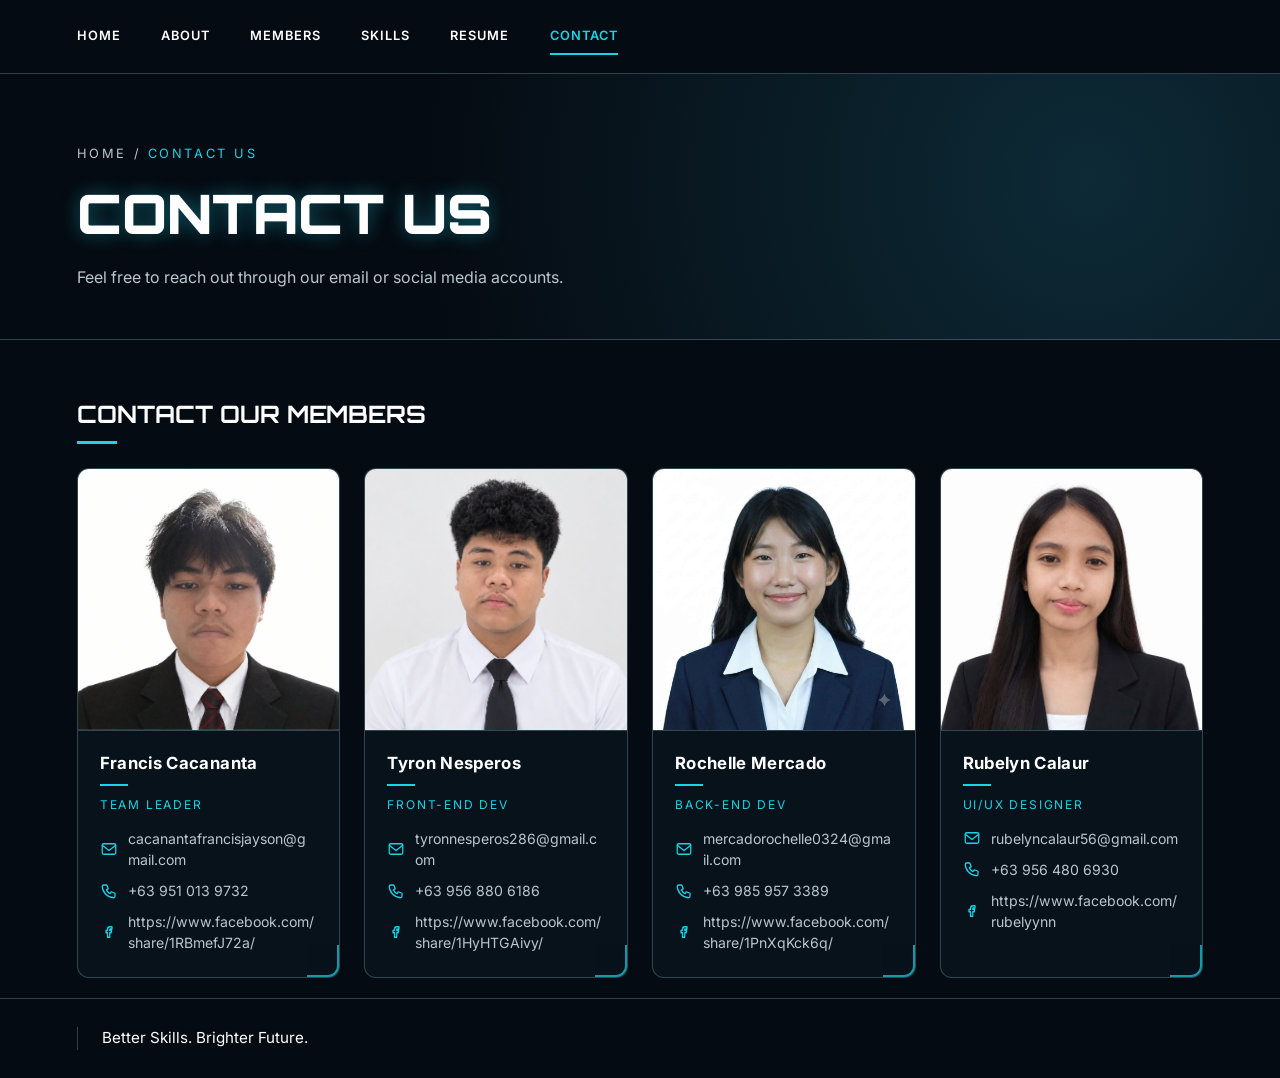
<file: contact.html>
<!DOCTYPE html>
<html lang="en">
<head>
  <meta charset="UTF-8">
  <meta name="viewport" content="width=device-width, initial-scale=1">
  <title>Contact</title>
  <link rel="preconnect" href="https://fonts.googleapis.com">
  <link href="https://fonts.googleapis.com/css2?family=Inter:wght@400;500;600&family=Orbitron:wght@700;900&display=swap" rel="stylesheet">
  <link rel="stylesheet" href="con.css">
</head>
<body>

  <!-- ============ PART 1: HEADER (same on every page) ============ -->
  <header class="site-header">

    <input type="checkbox" id="menu-toggle" class="menu-toggle">
    <label for="menu-toggle" class="menu-btn" aria-label="Toggle menu">&#9776;</label>
    <nav class="nav" id="nav">
      <a href="index.html">Home</a>
      <a href="about.html">About</a>
      <a href="members.html">Members</a>
      <a href="skills.html">Skills</a>
      <a href="resume.html">Resume</a>
      <a class="active" href="contact.html">Contact</a>
    </nav>
  </header>

  <main>

    <!-- ============ PART 2: PAGE BANNER ============ -->
    <section class="page-banner">
      <p class="crumbs">HOME / <span>CONTACT US</span></p>
      <h1>CONTACT US</h1>
      <p class="banner-desc">Feel free to reach out through our email or social media accounts.</p>
    </section>

    <!-- ============ PART 3: TEAM CONTACTS (photo on top, contacts under the photo) ============ -->
    <section class="section">
      <h2 class="section-title">CONTACT OUR MEMBERS</h2>
      <div class="team-grid">

        <!-- PERSON: Member One (copy this whole block to add a member) -->
        <div class="card person">
          <!-- Photo: save the picture as images/member1.jpg (square pictures look best) -->
          <div class="photo" data-initials="MO">
            <div class="photo-img" style="background-image: url(nigk.jpg)"></div>
          </div>
          <div class="person-body">
            <h3>Francis Cacananta</h3>
            <p class="role">TEAM LEADER</p>
            <ul class="contact-list">
              <li><svg viewBox="0 0 24 24"><rect x="3" y="5" width="18" height="14" rx="2"/><path d="M3 7l9 7 9-7"/></svg><a href="mailto:member1@email.com">cacanantafrancisjayson@gmail.com</a></li>
              <li><svg viewBox="0 0 24 24"><path d="M5 4h4l2 5-2.5 1.5a11 11 0 0 0 5 5L15 13l5 2v4a2 2 0 0 1-2 2A16 16 0 0 1 3 6a2 2 0 0 1 2-2z"/></svg><a href="tel:+639000000000">+63 951 013 9732</a></li>
              <li><svg viewBox="0 0 24 24"><path d="M14 8h2V5h-2.5C11 5 10 6.5 10 8.5V10H8v3h2v6h3v-6h2l.5-3H13V8.7c0-.5.2-.7 1-.7z"/></svg><a href="https://facebook.com/">https://www.facebook.com/share/1RBmefJ72a/</a></li>
            </ul>
          </div>
        </div>

        <!-- PERSON: Member Two (copy this whole block to add a member) -->
        <div class="card person">
          <!-- Photo: save the picture as images/member2.jpg (square pictures look best) -->
          <div class="photo" data-initials="MT">
            <div class="photo-img" style="background-image: url(tyron.jpg)"></div>
          </div>
          <div class="person-body">
            <h3>Tyron Nesperos</h3>
            <p class="role">FRONT-END DEV</p>
            <ul class="contact-list">
              <li><svg viewBox="0 0 24 24"><rect x="3" y="5" width="18" height="14" rx="2"/><path d="M3 7l9 7 9-7"/></svg><a href="mailto:member2@email.com">tyronnesperos286@gmail.com</a></li>
              <li><svg viewBox="0 0 24 24"><path d="M5 4h4l2 5-2.5 1.5a11 11 0 0 0 5 5L15 13l5 2v4a2 2 0 0 1-2 2A16 16 0 0 1 3 6a2 2 0 0 1 2-2z"/></svg><a href="tel:+639000000000">+63 956 880 6186</a></li>
              <li><svg viewBox="0 0 24 24"><path d="M14 8h2V5h-2.5C11 5 10 6.5 10 8.5V10H8v3h2v6h3v-6h2l.5-3H13V8.7c0-.5.2-.7 1-.7z"/></svg><a href="https://facebook.com/">https://www.facebook.com/share/1HyHTGAivy/</a></li>
            </ul>
          </div>
        </div>

        <!-- PERSON: Member Three (copy this whole block to add a member) -->
        <div class="card person">
          <!-- Photo: save the picture as images/member3.jpg (square pictures look best) -->
          <div class="photo" data-initials="MH">
            <div class="photo-img" style="background-image: url(ROCHELLE.jpg)"></div>
          </div>
          <div class="person-body">
            <h3>Rochelle Mercado</h3>
            <p class="role">BACK-END DEV</p>
            <ul class="contact-list">
              <li><svg viewBox="0 0 24 24"><rect x="3" y="5" width="18" height="14" rx="2"/><path d="M3 7l9 7 9-7"/></svg><a href="mailto:member3@email.com">mercadorochelle0324@gmail.com</a></li>
              <li><svg viewBox="0 0 24 24"><path d="M5 4h4l2 5-2.5 1.5a11 11 0 0 0 5 5L15 13l5 2v4a2 2 0 0 1-2 2A16 16 0 0 1 3 6a2 2 0 0 1 2-2z"/></svg><a href="tel:+639000000000">+63 985 957 3389</a></li>
              <li><svg viewBox="0 0 24 24"><path d="M14 8h2V5h-2.5C11 5 10 6.5 10 8.5V10H8v3h2v6h3v-6h2l.5-3H13V8.7c0-.5.2-.7 1-.7z"/></svg><a href="https://facebook.com/">https://www.facebook.com/share/1PnXqKck6q/</a></li>
            </ul>
          </div>
        </div>

        <!-- PERSON: Member Four (copy this whole block to add a member) -->
        <div class="card person">
          <!-- Photo: save the picture as images/member4.jpg (square pictures look best) -->
          <div class="photo" data-initials="MF">
            <div class="photo-img" style="background-image: url(calaur.jpg)"></div>
          </div>
          <div class="person-body">
            <h3>Rubelyn Calaur</h3>
            <p class="role">UI/UX DESIGNER</p>
            <ul class="contact-list">
              <li><svg viewBox="0 0 24 24"><rect x="3" y="5" width="18" height="14" rx="2"/><path d="M3 7l9 7 9-7"/></svg><a href="mailto:member4@email.com">rubelyncalaur56@gmail.com</a></li>
              <li><svg viewBox="0 0 24 24"><path d="M5 4h4l2 5-2.5 1.5a11 11 0 0 0 5 5L15 13l5 2v4a2 2 0 0 1-2 2A16 16 0 0 1 3 6a2 2 0 0 1 2-2z"/></svg><a href="tel:+639000000000">+63 956 480 6930</a></li>
              <li><svg viewBox="0 0 24 24"><path d="M14 8h2V5h-2.5C11 5 10 6.5 10 8.5V10H8v3h2v6h3v-6h2l.5-3H13V8.7c0-.5.2-.7 1-.7z"/></svg><a href="https://facebook.com/">https://www.facebook.com/rubelyynn</a></li>
            </ul>
          </div>
        </div>

       
        </div>

      </div>
    </section>

  </main>

  <!-- ============ FOOTER (same on every page) ============ -->
  <footer class="site-footer">
    <div class="footer-left">

      <span class="footer-slogan">Better Skills. Brighter Future.</span>
    </div>

  </footer>

</body>
</html>
</file>
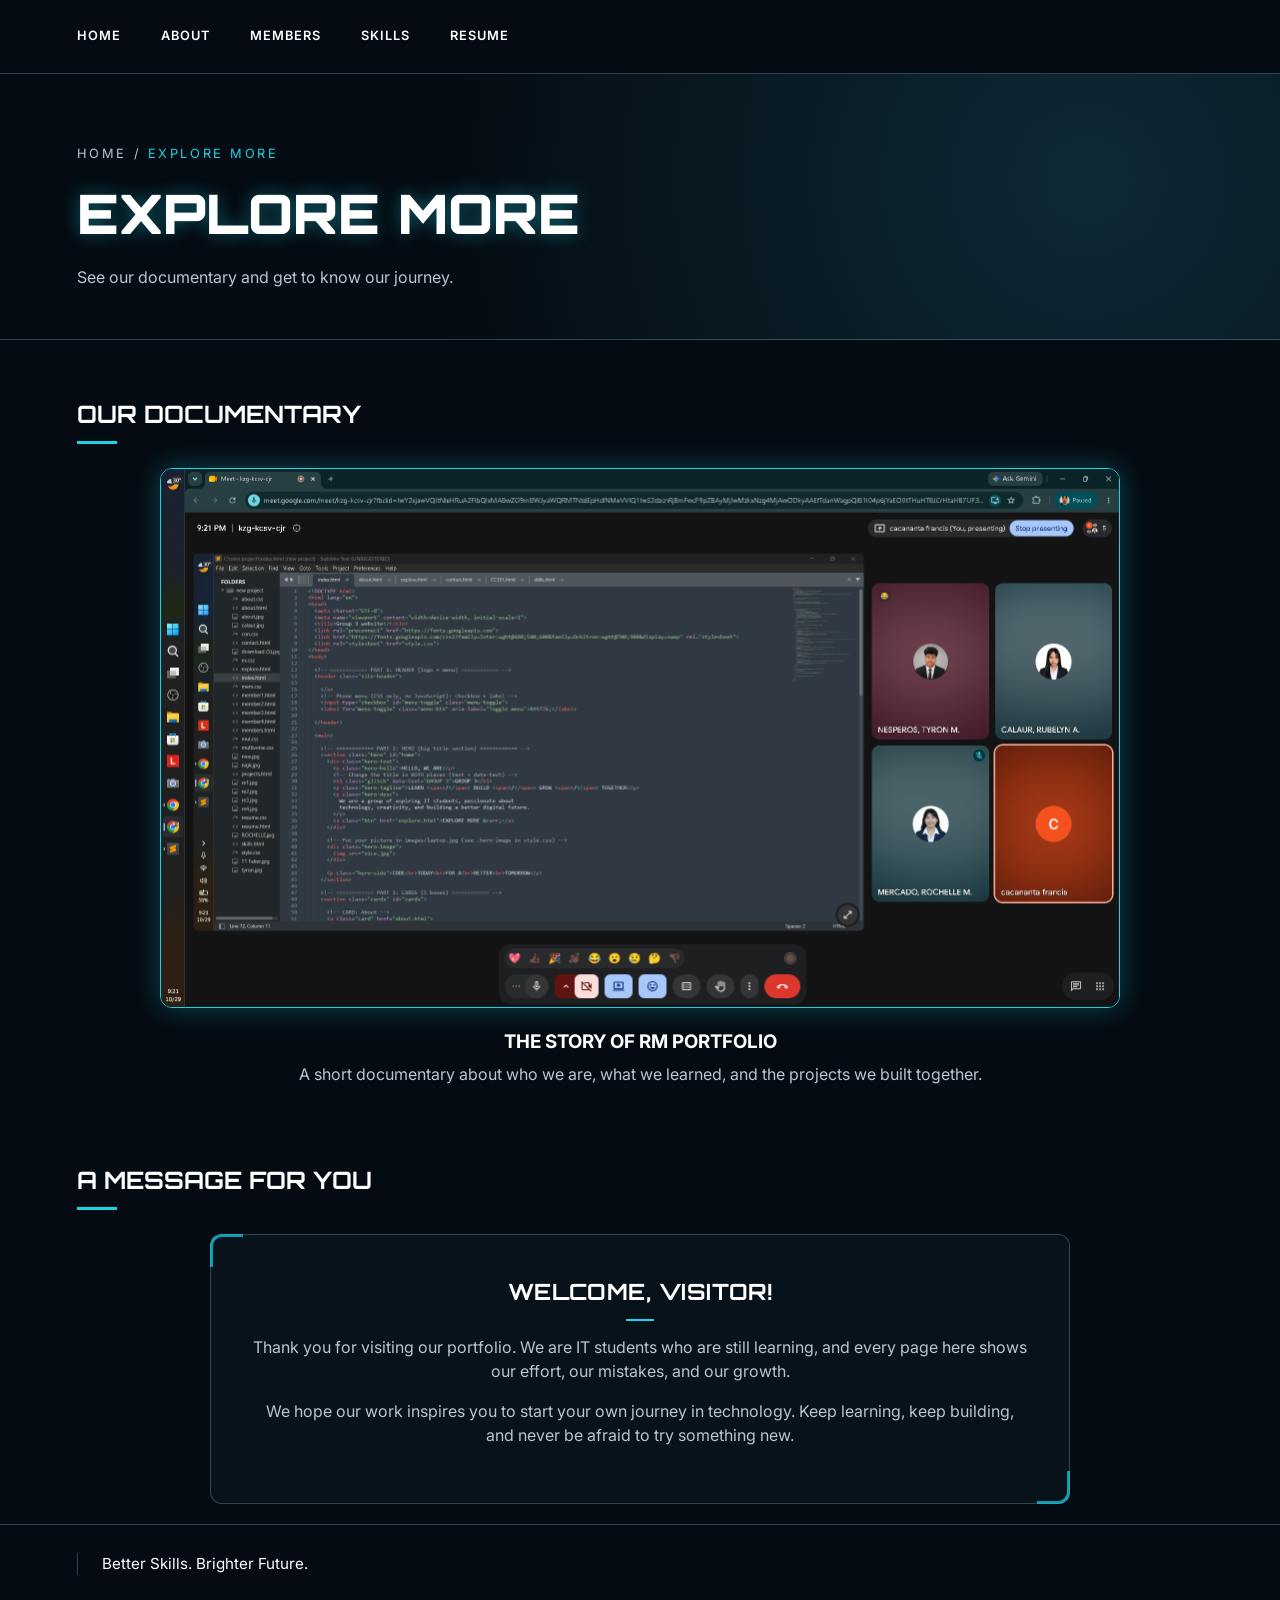
<file: explore.html>
<!DOCTYPE html>
<html lang="en">
<head>
  <meta charset="UTF-8">
  <meta name="viewport" content="width=device-width, initial-scale=1">
  <title>Explore More</title>
  <link rel="preconnect" href="https://fonts.googleapis.com">
  <link href="https://fonts.googleapis.com/css2?family=Inter:wght@400;500;600&family=Orbitron:wght@700;900&display=swap" rel="stylesheet">
  <link rel="stylesheet" href="ex.css">
</head>
<body>

  <!-- ============ PART 1: HEADER (same as the homepage) ============ -->
  <header class="site-header">

    <input type="checkbox" id="menu-toggle" class="menu-toggle">
    <label for="menu-toggle" class="menu-btn" aria-label="Toggle menu">&#9776;</label>
    <nav class="nav" id="nav">
      <a href="index.html">Home</a>
      <a href="about.html">About</a>
      <a href="members.html">Members</a>
      <a href="skills.html">Skills</a>
      <a href="resume.html">Resume</a>
      
    </nav>
  </header>

  <main>

    <!-- ============ PART 2: PAGE BANNER ============ -->
    <section class="page-banner">
      <p class="crumbs">HOME / <span>EXPLORE MORE</span></p>
      <h1>EXPLORE MORE</h1>
      <p class="banner-desc">See our documentary and get to know our journey.</p>
    </section>

    <!-- ============ PART 3: DOCUMENTARY IMAGE ============ -->
    <section class="section">
      <h2 class="section-title">OUR DOCUMENTARY</h2>

      <div class="video-frame">
        <!-- Your documentary picture: save it as images/documentary.jpg (16:9 size looks best, e.g. 1280x720) -->
        <div class="documentary-img" role="img" aria-label="Our documentary"
             style="background-image: url(doc.png)"></div>
      </div>

      <div class="video-caption">
        <h3>THE STORY OF RM PORTFOLIO</h3>
        <p>A short documentary about who we are, what we learned, and the projects we built together.</p>
      </div>
    </section>

    <!-- ============ PART 4: MESSAGE FOR VISITORS ============ -->
    <section class="section">
      <h2 class="section-title">A MESSAGE FOR YOU</h2>

      <div class="card message">
        <h3>WELCOME, VISITOR!</h3>
        <p>
          Thank you for visiting our portfolio. We are IT students who are still
          learning, and every page here shows our effort, our mistakes, and our growth.
        </p>
        <p>
          We hope our work inspires you to start your own journey in technology.
          Keep learning, keep building, and never be afraid to try something new.
        </p>

      </div>
    </section>

  </main>

  <!-- ============ PART 6: FOOTER (same as the homepage) ============ -->
  <footer class="site-footer">

      <span class="footer-slogan">Better Skills. Brighter Future.</span>
    </div>

  </footer>

</body>
</html>
</file>
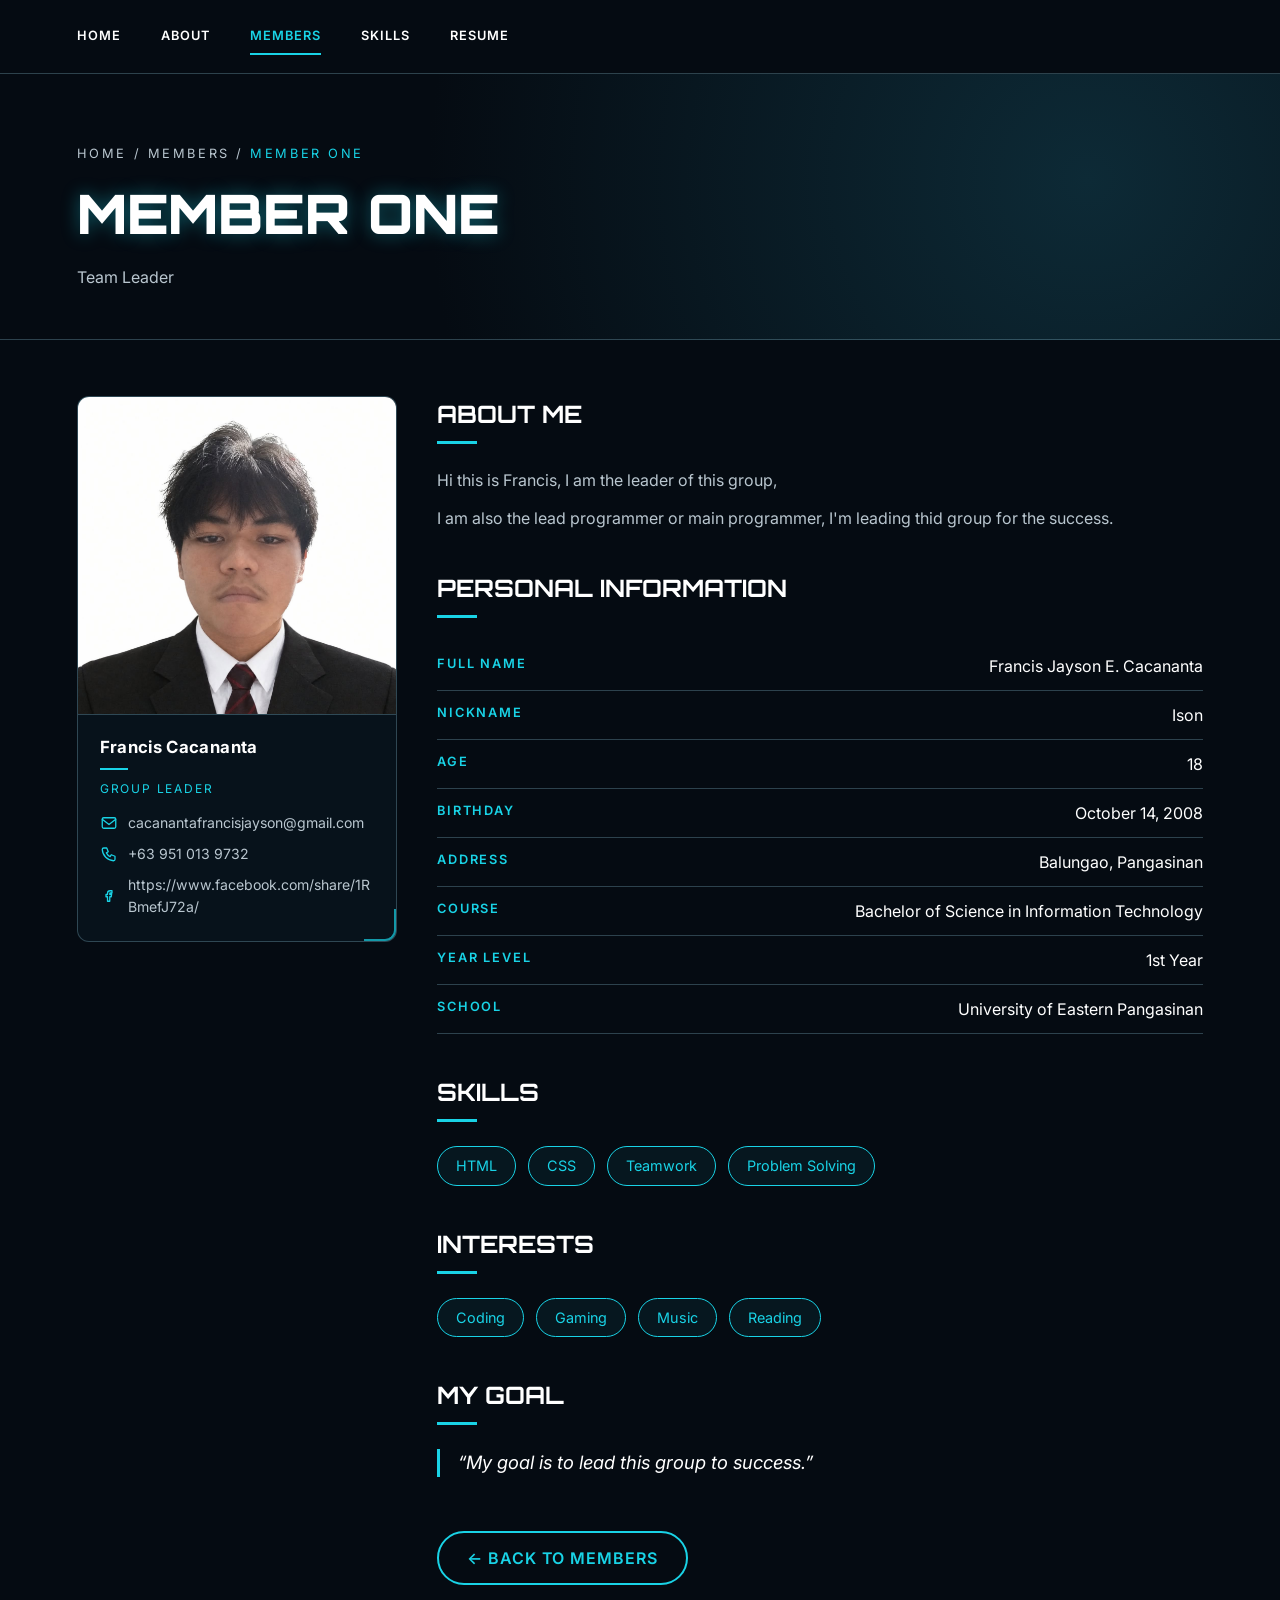
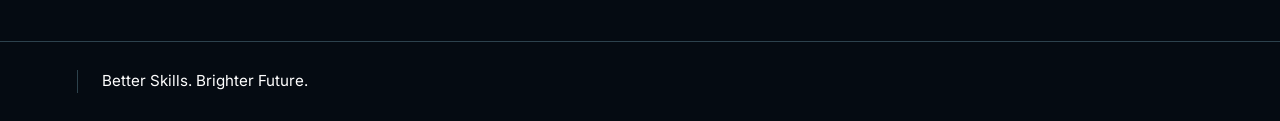
<file: member1.html>
<!DOCTYPE html>
<html lang="en">
<head>
  <meta charset="UTF-8">
  <meta name="viewport" content="width=device-width, initial-scale=1">
  <title>Member One</title>
  <link rel="preconnect" href="https://fonts.googleapis.com">
  <link href="https://fonts.googleapis.com/css2?family=Inter:wght@400;500;600&family=Orbitron:wght@700;900&display=swap" rel="stylesheet">
  <link rel="stylesheet" href="mul.css">
</head>
<body>

  <!-- ============ PART 1: HEADER (same as the homepage) ============ -->
  <header class="site-header">

    <input type="checkbox" id="menu-toggle" class="menu-toggle">
    <label for="menu-toggle" class="menu-btn" aria-label="Toggle menu">&#9776;</label>
    <nav class="nav" id="nav">
      <a href="index.html">Home</a>
      <a href="about.html">About</a>
      <a class="active" href="members.html">Members</a>
      <a href="skills.html">Skills</a>
      <a href="resume.html">Resume</a>

    </nav>
  </header>

  <main>

    <!-- ============ PART 2: PAGE BANNER (name + role) ============ -->
    <section class="page-banner">
      <p class="crumbs">HOME / MEMBERS / <span>MEMBER ONE</span></p>
      <h1>MEMBER ONE</h1>
      <p class="banner-desc">Team Leader</p>
    </section>

    <section class="section profile">

      <!-- ============ PART 3: SIDE CARD (photo + contacts) ============ -->
      <aside class="card person profile-side">
        <!-- Photo: save the picture as images/member1.jpg -->
        <div class="photo" data-initials="MO">
          <div class="photo-img" style="background-image: url(nigk.jpg)"></div>
        </div>
        <div class="person-body">
          <h3>Francis Cacananta</h3>
          <p class="role">GROUP LEADER</p>
          <ul class="contact-list">
            <li><svg viewBox="0 0 24 24"><rect x="3" y="5" width="18" height="14" rx="2"/><path d="M3 7l9 7 9-7"/></svg><a href="mailto:member1@email.com">cacanantafrancisjayson@gmail.com</a></li>
            <li><svg viewBox="0 0 24 24"><path d="M5 4h4l2 5-2.5 1.5a11 11 0 0 0 5 5L15 13l5 2v4a2 2 0 0 1-2 2A16 16 0 0 1 3 6a2 2 0 0 1 2-2z"/></svg><a href="tel:+639000000000">+63 951 013 9732</a></li>
            <li><svg viewBox="0 0 24 24"><path d="M14 8h2V5h-2.5C11 5 10 6.5 10 8.5V10H8v3h2v6h3v-6h2l.5-3H13V8.7c0-.5.2-.7 1-.7z"/></svg><a href="https://facebook.com/">https://www.facebook.com/share/1RBmefJ72a/</a></li>
          </ul>
        </div>
      </aside>

      <div class="profile-main">

        <!-- ============ PART 4: ABOUT ME ============ -->
        <h2 class="section-title">ABOUT ME</h2>
        <p>
          Hi this is Francis, I am the leader of this group,
        </p>
        <p>
           I am also the lead programmer or main programmer, I'm leading thid group for the success.
        </p>

        <!-- ============ PART 5: PERSONAL INFORMATION (edit the right side) ============ -->
        <h2 class="section-title">PERSONAL INFORMATION</h2>
        <dl class="info-list">
          <div><dt>FULL NAME</dt><dd>Francis Jayson E. Cacananta</dd></div>
          <div><dt>NICKNAME</dt><dd>Ison</dd></div>
          <div><dt>AGE</dt><dd>18</dd></div>
          <div><dt>BIRTHDAY</dt><dd>October 14, 2008</dd></div>
          <div><dt>ADDRESS</dt><dd>Balungao, Pangasinan</dd></div>
          <div><dt>COURSE</dt><dd>Bachelor of Science in Information Technology</dd></div>
          <div><dt>YEAR LEVEL</dt><dd>1st Year</dd></div>
          <div><dt>SCHOOL</dt><dd>University of Eastern Pangasinan</dd></div>
        </dl>

        <!-- ============ PART 6: SKILLS ============ -->
        <h2 class="section-title">SKILLS</h2>
        <div class="chips">
          <span class="chip">HTML</span>
          <span class="chip">CSS</span>
          <span class="chip">Teamwork</span>
          <span class="chip">Problem Solving</span>
        </div>

        <!-- ============ PART 7: INTERESTS ============ -->
        <h2 class="section-title">INTERESTS</h2>
        <div class="chips">
          <span class="chip">Coding</span>
          <span class="chip">Gaming</span>
          <span class="chip">Music</span>
          <span class="chip">Reading</span>
        </div>

        <!-- ============ PART 8: MY GOAL ============ -->
        <h2 class="section-title">MY GOAL</h2>
        <p class="goal">&ldquo;My goal is to lead this group to success.&rdquo;</p>

        <a class="btn" href="members.html">&larr; BACK TO MEMBERS</a>
      </div>

    </section>

  </main>

  <!-- ============ PART 6: FOOTER (same as the homepage) ============ -->
  <footer class="site-footer">
    <div class="footer-left">

      <span class="footer-slogan">Better Skills. Brighter Future.</span>
    </div>

  </footer>

</body>
</html>
</file>
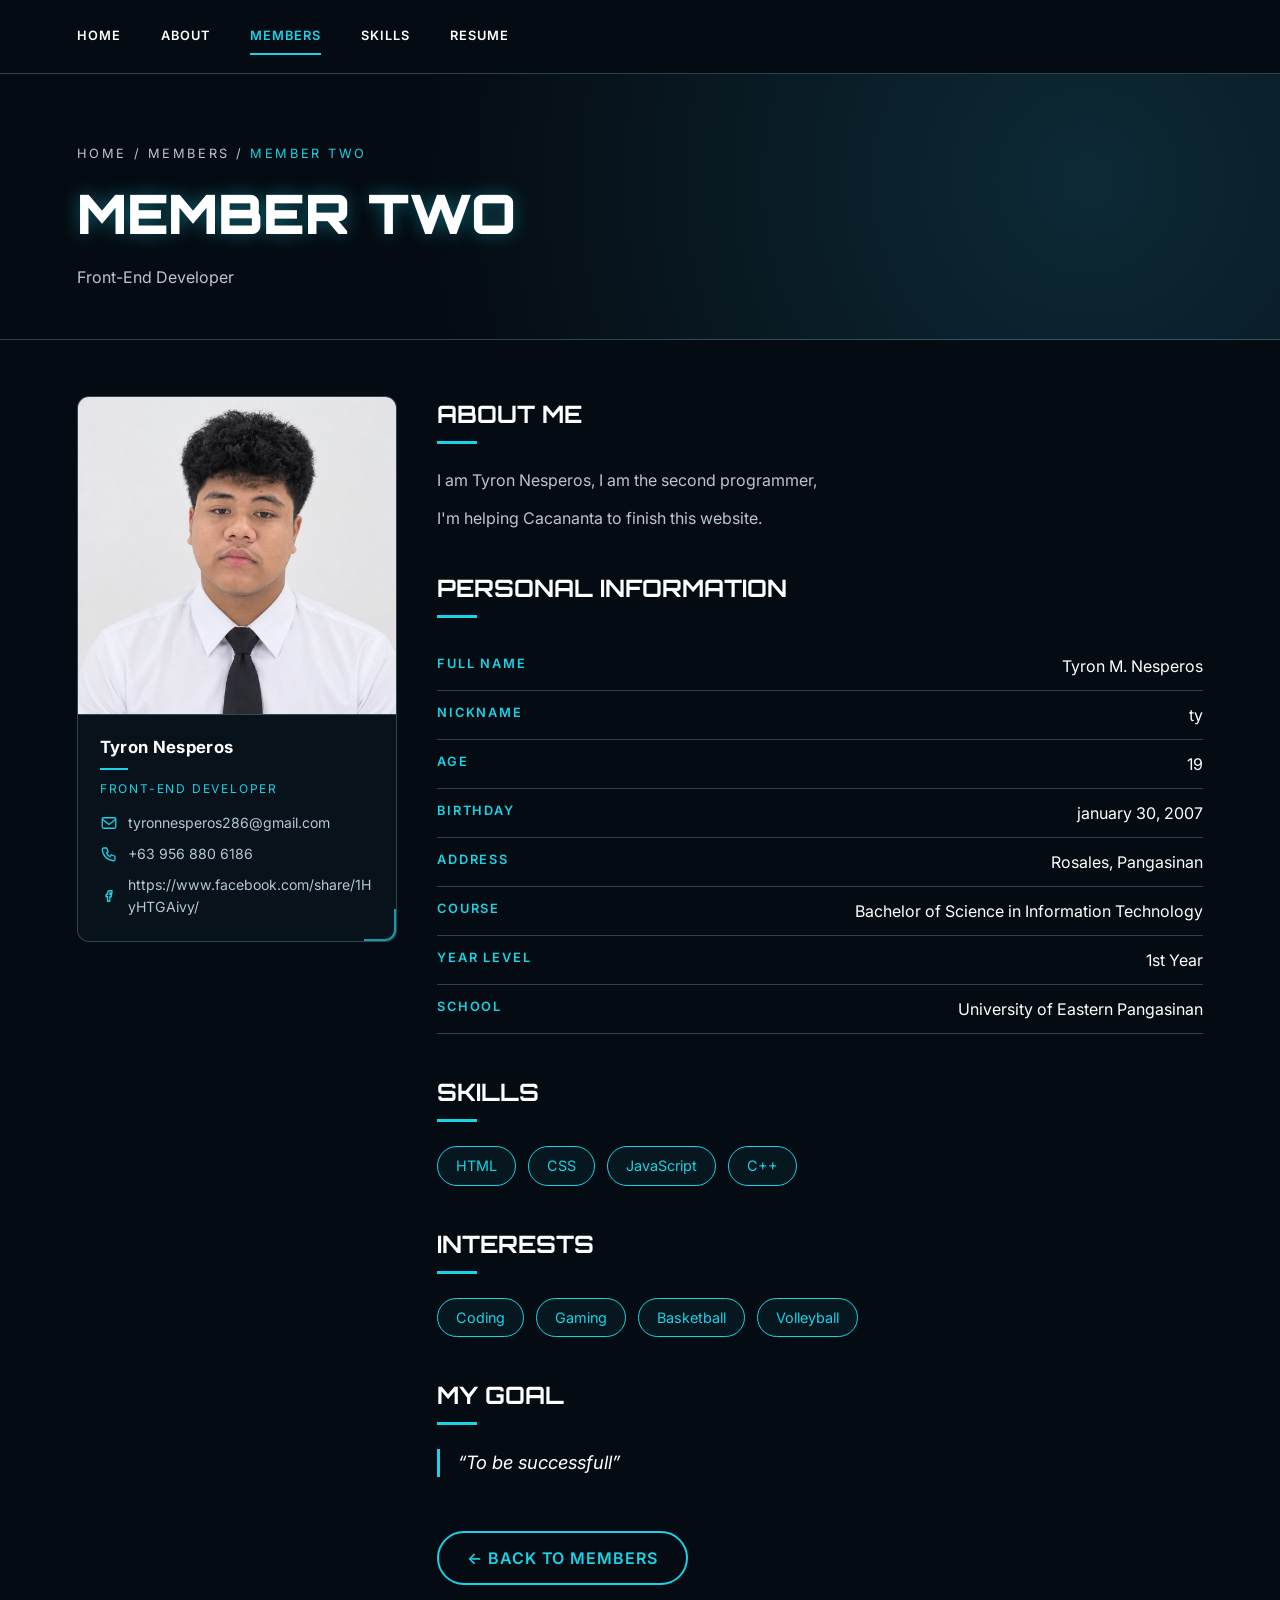
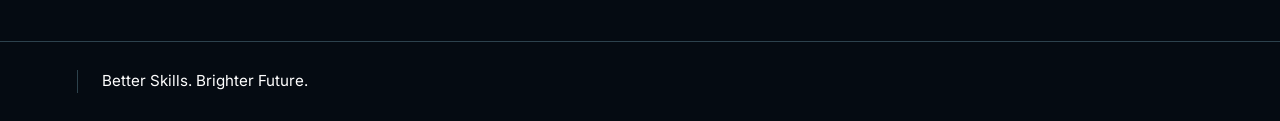
<file: member2.html>
<!DOCTYPE html>
<html lang="en">
<head>
  <meta charset="UTF-8">
  <meta name="viewport" content="width=device-width, initial-scale=1">
  <title>Member Two</title>
  <link rel="preconnect" href="https://fonts.googleapis.com">
  <link href="https://fonts.googleapis.com/css2?family=Inter:wght@400;500;600&family=Orbitron:wght@700;900&display=swap" rel="stylesheet">
  <link rel="stylesheet" href="mul.css">
</head>
<body>

  <!-- ============ PART 1: HEADER (same as the homepage) ============ -->
  <header class="site-header">

    <input type="checkbox" id="menu-toggle" class="menu-toggle">
    <label for="menu-toggle" class="menu-btn" aria-label="Toggle menu">&#9776;</label>
    <nav class="nav" id="nav">
      <a href="index.html">Home</a>
      <a href="about.html">About</a>
      <a class="active" href="members.html">Members</a>
      <a href="skills.html">Skills</a>
      <a href="resume.html">Resume</a>

    </nav>
  </header>

  <main>

    <!-- ============ PART 2: PAGE BANNER (name + role) ============ -->
    <section class="page-banner">
      <p class="crumbs">HOME / MEMBERS / <span>MEMBER TWO</span></p>
      <h1>MEMBER TWO</h1>
      <p class="banner-desc">Front-End Developer</p>
    </section>

    <section class="section profile">

      <!-- ============ PART 3: SIDE CARD (photo + contacts) ============ -->
      <aside class="card person profile-side">
        <!-- Photo: save the picture as images/member2.jpg -->
        <div class="photo" data-initials="MT">
          <div class="photo-img" style="background-image: url(tyron.jpg)"></div>
        </div>
        <div class="person-body">
          <h3>Tyron Nesperos</h3>
          <p class="role">FRONT-END DEVELOPER</p>
          <ul class="contact-list">
            <li><svg viewBox="0 0 24 24"><rect x="3" y="5" width="18" height="14" rx="2"/><path d="M3 7l9 7 9-7"/></svg><a href="mailto:member2@email.com">tyronnesperos286@gmail.com</a></li>
            <li><svg viewBox="0 0 24 24"><path d="M5 4h4l2 5-2.5 1.5a11 11 0 0 0 5 5L15 13l5 2v4a2 2 0 0 1-2 2A16 16 0 0 1 3 6a2 2 0 0 1 2-2z"/></svg><a href="tel:+639000000000">+63 956 880 6186</a></li>
            <li><svg viewBox="0 0 24 24"><path d="M14 8h2V5h-2.5C11 5 10 6.5 10 8.5V10H8v3h2v6h3v-6h2l.5-3H13V8.7c0-.5.2-.7 1-.7z"/></svg><a href="https://facebook.com/">https://www.facebook.com/share/1HyHTGAivy/</a></li>
          </ul>
        </div>
      </aside>

      <div class="profile-main">

        <!-- ============ PART 4: ABOUT ME ============ -->
        <h2 class="section-title">ABOUT ME</h2>
        <p>
          I am Tyron Nesperos, I am the second programmer,
        </p>
        <p>
          I'm helping Cacananta to finish this website.

        <!-- ============ PART 5: PERSONAL INFORMATION (edit the right side) ============ -->
        <h2 class="section-title">PERSONAL INFORMATION</h2>
        <dl class="info-list">
          <div><dt>FULL NAME</dt><dd>Tyron M. Nesperos</dd></div>
          <div><dt>NICKNAME</dt><dd>ty</dd></div>
          <div><dt>AGE</dt><dd>19</dd></div>
          <div><dt>BIRTHDAY</dt><dd>january 30, 2007</dd></div>
          <div><dt>ADDRESS</dt><dd>Rosales, Pangasinan</dd></div>
          <div><dt>COURSE</dt><dd>Bachelor of Science in Information Technology</dd></div>
          <div><dt>YEAR LEVEL</dt><dd>1st Year</dd></div>
          <div><dt>SCHOOL</dt><dd>University of Eastern Pangasinan</dd></div>
        </dl>

        <!-- ============ PART 6: SKILLS ============ -->
        <h2 class="section-title">SKILLS</h2>
        <div class="chips">
          <span class="chip">HTML</span>
          <span class="chip">CSS</span>
          <span class="chip">JavaScript</span>
          <span class="chip">C++</span>
        </div>

        <!-- ============ PART 7: INTERESTS ============ -->
        <h2 class="section-title">INTERESTS</h2>
        <div class="chips">
          <span class="chip">Coding</span>
          <span class="chip">Gaming</span>
          <span class="chip">Basketball</span>
          <span class="chip">Volleyball</span>
        </div>

        <!-- ============ PART 8: MY GOAL ============ -->
        <h2 class="section-title">MY GOAL</h2>
        <p class="goal">&ldquo;To be successfull&rdquo;</p>

        <a class="btn" href="members.html">&larr; BACK TO MEMBERS</a>
      </div>

    </section>

  </main>

  <!-- ============ PART 6: FOOTER (same as the homepage) ============ -->
  <footer class="site-footer">
    <div class="footer-left">

      <span class="footer-slogan">Better Skills. Brighter Future.</span>
    </div>

  </footer>

</body>
</html>
</file>
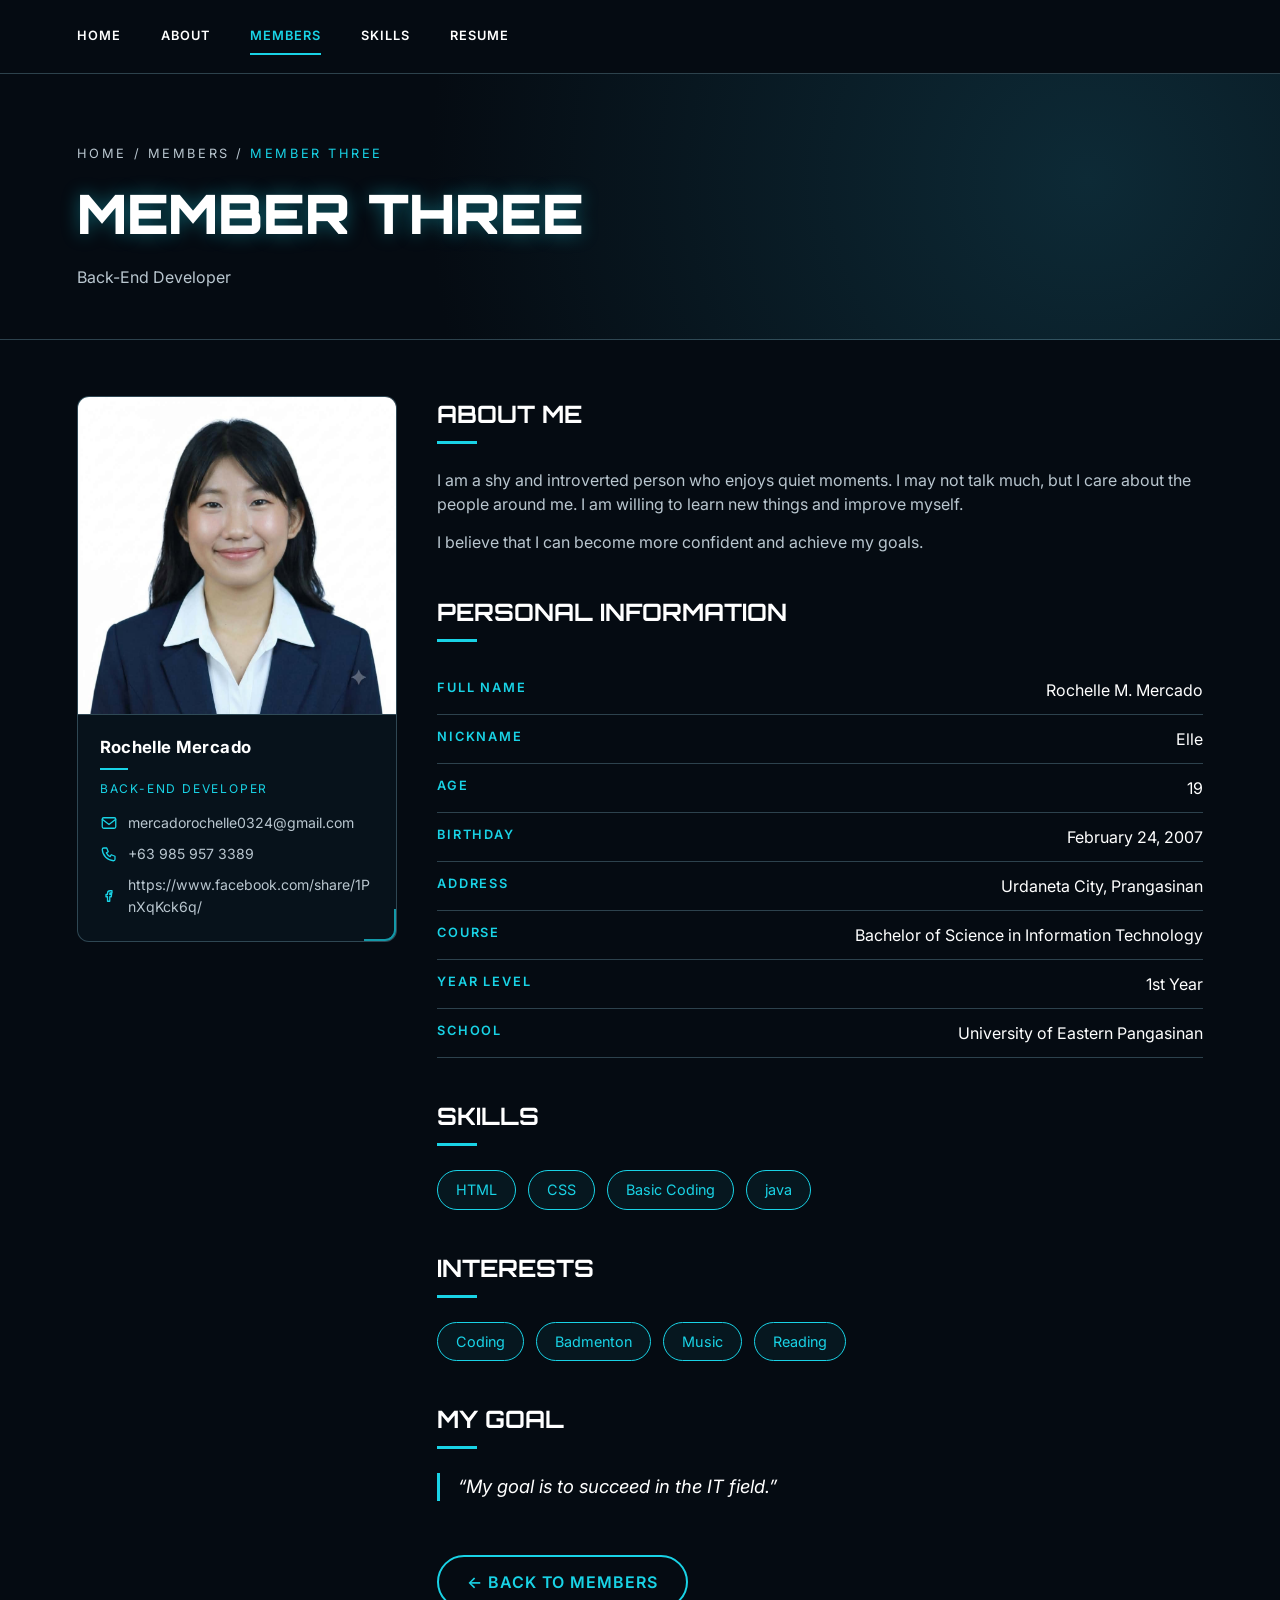
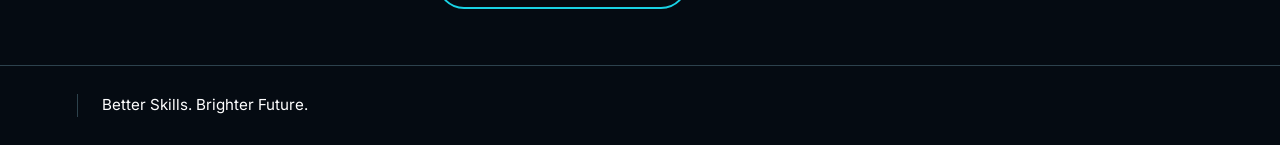
<file: member3.html>
<!DOCTYPE html>
<html lang="en">
<head>
  <meta charset="UTF-8">
  <meta name="viewport" content="width=device-width, initial-scale=1">
  <title>Member Three</title>
  <link rel="preconnect" href="https://fonts.googleapis.com">
  <link href="https://fonts.googleapis.com/css2?family=Inter:wght@400;500;600&family=Orbitron:wght@700;900&display=swap" rel="stylesheet">
  <link rel="stylesheet" href="mul.css">
</head>
<body>

  <!-- ============ PART 1: HEADER (same as the homepage) ============ -->
  <header class="site-header">

    <input type="checkbox" id="menu-toggle" class="menu-toggle">
    <label for="menu-toggle" class="menu-btn" aria-label="Toggle menu">&#9776;</label>
    <nav class="nav" id="nav">
      <a href="index.html">Home</a>
      <a href="about.html">About</a>
      <a class="active" href="members.html">Members</a>
      <a href="skills.html">Skills</a>
      <a href="resume.html">Resume</a>

    </nav>
  </header>

  <main>

    <!-- ============ PART 2: PAGE BANNER (name + role) ============ -->
    <section class="page-banner">
      <p class="crumbs">HOME / MEMBERS / <span>MEMBER THREE</span></p>
      <h1>MEMBER THREE</h1>
      <p class="banner-desc">Back-End Developer</p>
    </section>

    <section class="section profile">

      <!-- ============ PART 3: SIDE CARD (photo + contacts) ============ -->
      <aside class="card person profile-side">
        <!-- Photo: save the picture as images/member3.jpg -->
        <div class="photo" data-initials="MH">
          <div class="photo-img" style="background-image: url(ROCHELLE.jpg)"></div>
        </div>
        <div class="person-body">
          <h3>Rochelle Mercado</h3>
          <p class="role">BACK-END DEVELOPER</p>
          <ul class="contact-list">
            <li><svg viewBox="0 0 24 24"><rect x="3" y="5" width="18" height="14" rx="2"/><path d="M3 7l9 7 9-7"/></svg><a href="mailto:member3@email.com">mercadorochelle0324@gmail.com </a></li>
            <li><svg viewBox="0 0 24 24"><path d="M5 4h4l2 5-2.5 1.5a11 11 0 0 0 5 5L15 13l5 2v4a2 2 0 0 1-2 2A16 16 0 0 1 3 6a2 2 0 0 1 2-2z"/></svg><a href="tel:+639000000000">+63 985 957 3389</a></li>
            <li><svg viewBox="0 0 24 24"><path d="M14 8h2V5h-2.5C11 5 10 6.5 10 8.5V10H8v3h2v6h3v-6h2l.5-3H13V8.7c0-.5.2-.7 1-.7z"/></svg><a href="https://facebook.com/">https://www.facebook.com/share/1PnXqKck6q/</a></li>
          </ul>
        </div>
      </aside>

      <div class="profile-main">

        <!-- ============ PART 4: ABOUT ME ============ -->
        <h2 class="section-title">ABOUT ME</h2>
        <p>
          I am a shy and introverted person who enjoys quiet moments. I may not talk much, but I care about the people around me. I am willing to learn new things and improve myself. 
        </p>
        <p>
          I believe that I can become more confident and achieve my goals.
        </p>

        <!-- ============ PART 5: PERSONAL INFORMATION (edit the right side) ============ -->
        <h2 class="section-title">PERSONAL INFORMATION</h2>
        <dl class="info-list">
          <div><dt>FULL NAME</dt><dd>Rochelle M. Mercado</dd></div>
          <div><dt>NICKNAME</dt><dd>Elle</dd></div>
          <div><dt>AGE</dt><dd>19</dd></div>
          <div><dt>BIRTHDAY</dt><dd>February 24, 2007</dd></div>
          <div><dt>ADDRESS</dt><dd>Urdaneta City, Prangasinan</dd></div>
          <div><dt>COURSE</dt><dd>Bachelor of Science in Information Technology</dd></div>
          <div><dt>YEAR LEVEL</dt><dd>1st Year</dd></div>
          <div><dt>SCHOOL</dt><dd>University of Eastern Pangasinan</dd></div>
        </dl>

        <!-- ============ PART 6: SKILLS ============ -->
        <h2 class="section-title">SKILLS</h2>
        <div class="chips">
          <span class="chip">HTML</span>
          <span class="chip">CSS</span>
          <span class="chip">Basic Coding</span>
          <span class="chip">java</span>
        </div>

        <!-- ============ PART 7: INTERESTS ============ -->
        <h2 class="section-title">INTERESTS</h2>
        <div class="chips">
          <span class="chip">Coding</span>
          <span class="chip">Badmenton</span>
          <span class="chip">Music</span>
          <span class="chip">Reading</span>
        </div>

        <!-- ============ PART 8: MY GOAL ============ -->
        <h2 class="section-title">MY GOAL</h2>
        <p class="goal">&ldquo;My goal is to succeed in the IT field.&rdquo;</p>

        <a class="btn" href="members.html">&larr; BACK TO MEMBERS</a>
      </div>

    </section>

  </main>

  <!-- ============ PART 6: FOOTER (same as the homepage) ============ -->
  <footer class="site-footer">
    <div class="footer-left">

      <span class="footer-slogan">Better Skills. Brighter Future.</span>
    </div>

  </footer>

</body>
</html>
</file>
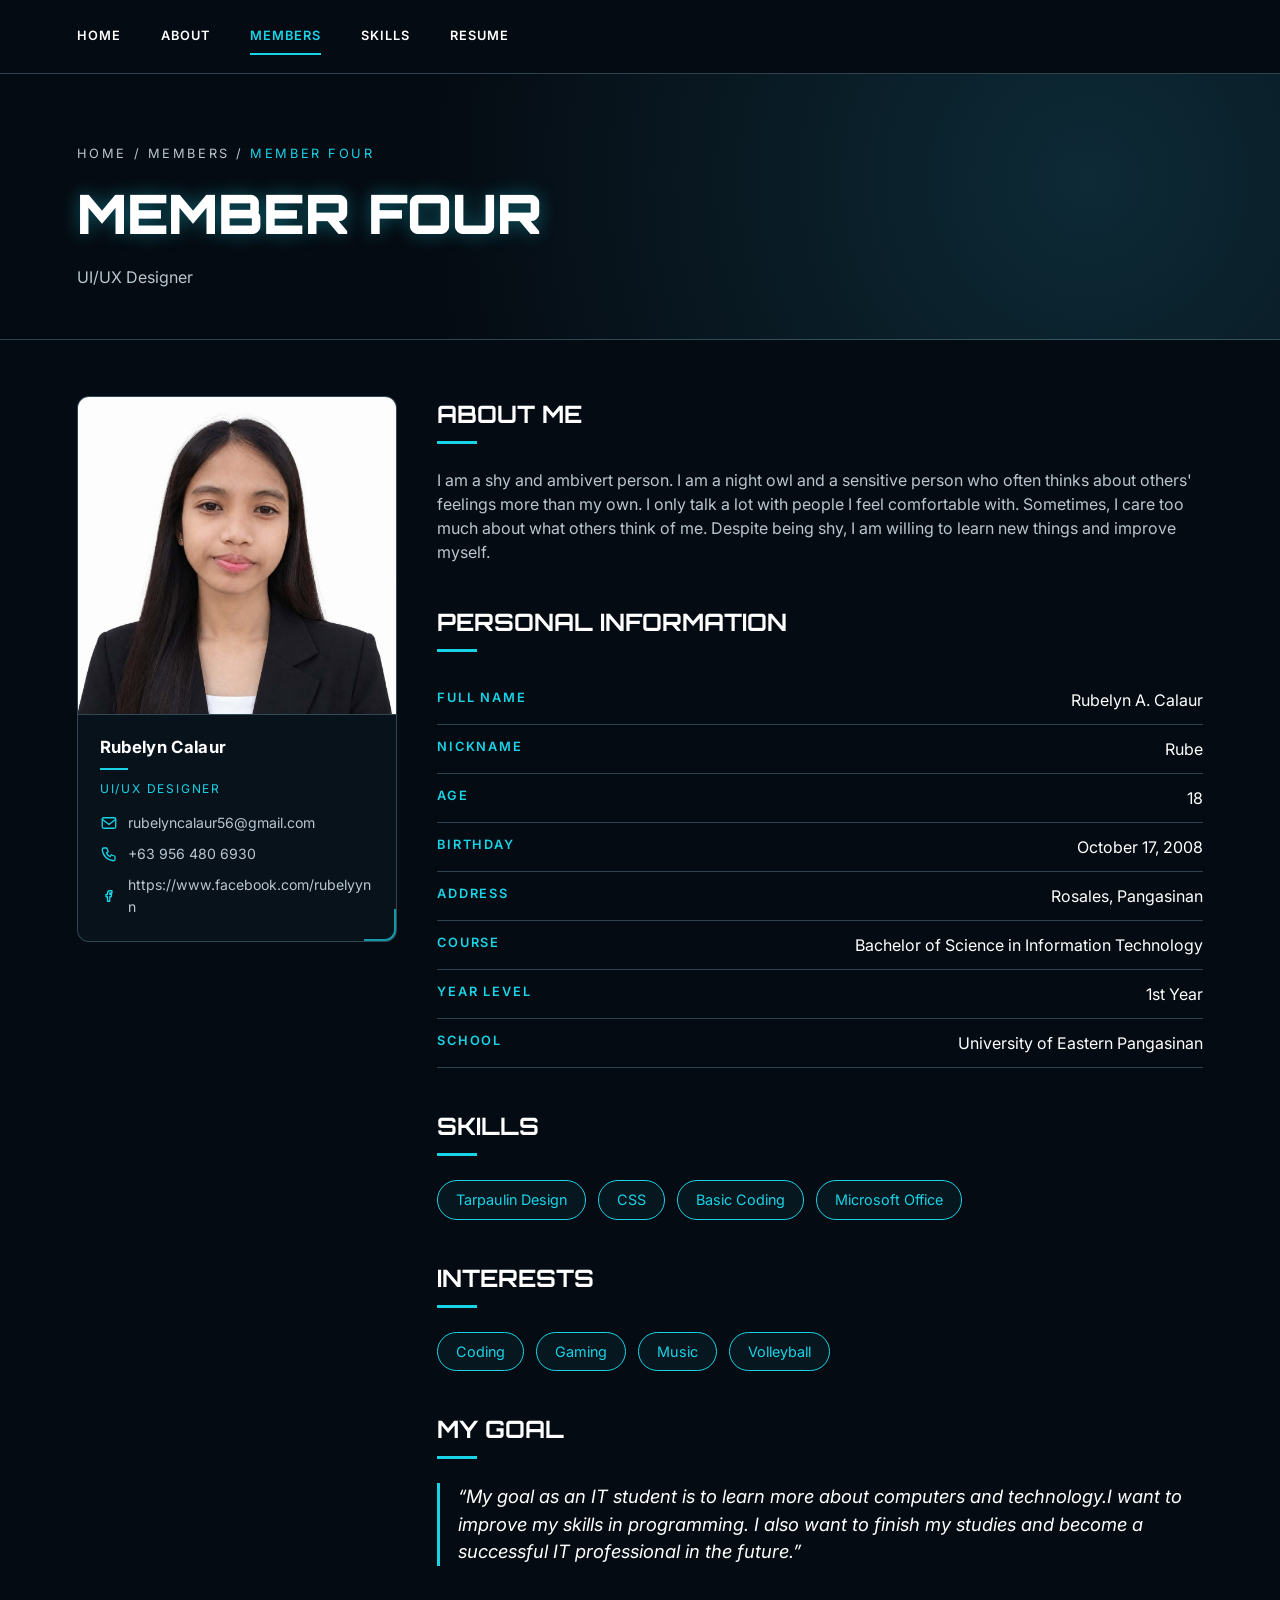
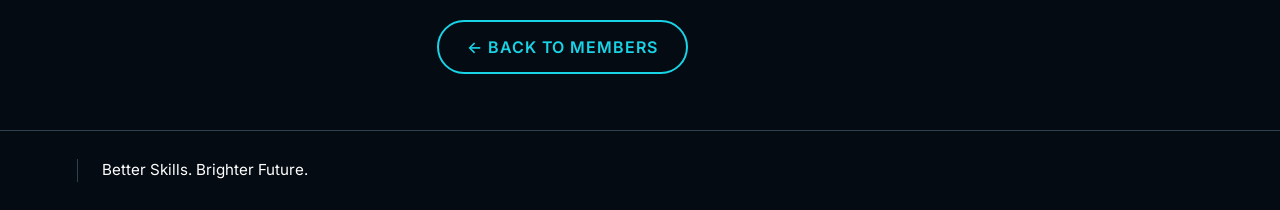
<file: member4.html>
<!DOCTYPE html>
<html lang="en">
<head>
  <meta charset="UTF-8">
  <meta name="viewport" content="width=device-width, initial-scale=1">
  <title>Member Four</title>
  <link rel="preconnect" href="https://fonts.googleapis.com">
  <link href="https://fonts.googleapis.com/css2?family=Inter:wght@400;500;600&family=Orbitron:wght@700;900&display=swap" rel="stylesheet">
  <link rel="stylesheet" href="mul.css">
</head>
<body>

  <!-- ============ PART 1: HEADER (same as the homepage) ============ -->
  <header class="site-header">

    <input type="checkbox" id="menu-toggle" class="menu-toggle">
    <label for="menu-toggle" class="menu-btn" aria-label="Toggle menu">&#9776;</label>
    <nav class="nav" id="nav">
      <a href="index.html">Home</a>
      <a href="about.html">About</a>
      <a class="active" href="members.html">Members</a>
      <a href="skills.html">Skills</a>
      <a href="resume.html">Resume</a>

    </nav>
  </header>

  <main>

    <!-- ============ PART 2: PAGE BANNER (name + role) ============ -->
    <section class="page-banner">
      <p class="crumbs">HOME / MEMBERS / <span>MEMBER FOUR</span></p>
      <h1>MEMBER FOUR</h1>
      <p class="banner-desc">UI/UX Designer</p>
    </section>

    <section class="section profile">

      <!-- ============ PART 3: SIDE CARD (photo + contacts) ============ -->
      <aside class="card person profile-side">
        <!-- Photo: save the picture as images/member4.jpg -->
        <div class="photo" data-initials="MF">
          <div class="photo-img" style="background-image: url(calaur.jpg)"></div>
        </div>
        <div class="person-body">
          <h3>Rubelyn Calaur</h3>
          <p class="role">UI/UX DESIGNER</p>
          <ul class="contact-list">
            <li><svg viewBox="0 0 24 24"><rect x="3" y="5" width="18" height="14" rx="2"/><path d="M3 7l9 7 9-7"/></svg><a href="mailto:member4@email.com">rubelyncalaur56@gmail.com</a></li>
            <li><svg viewBox="0 0 24 24"><path d="M5 4h4l2 5-2.5 1.5a11 11 0 0 0 5 5L15 13l5 2v4a2 2 0 0 1-2 2A16 16 0 0 1 3 6a2 2 0 0 1 2-2z"/></svg><a href="tel:+639000000000">+63 956 480 6930</a></li>
            <li><svg viewBox="0 0 24 24"><path d="M14 8h2V5h-2.5C11 5 10 6.5 10 8.5V10H8v3h2v6h3v-6h2l.5-3H13V8.7c0-.5.2-.7 1-.7z"/></svg><a href="https://facebook.com/">https://www.facebook.com/rubelyynn</a></li>
          </ul>
        </div>
      </aside>

      <div class="profile-main">

        <!-- ============ PART 4: ABOUT ME ============ -->
        <h2 class="section-title">ABOUT ME</h2>
        <p>
          I am a shy and ambivert person. I am a night owl and a sensitive person who often thinks about others' feelings more than my own. I only talk a lot with people I feel comfortable with. Sometimes, I care too much about what others think of me. Despite being shy, I am willing to learn new things and improve myself.
        </p>


        <!-- ============ PART 5: PERSONAL INFORMATION (edit the right side) ============ -->
        <h2 class="section-title">PERSONAL INFORMATION</h2>
        <dl class="info-list">
          <div><dt>FULL NAME</dt><dd>Rubelyn A. Calaur</dd></div>
          <div><dt>NICKNAME</dt><dd>Rube</dd></div>
          <div><dt>AGE</dt><dd>18</dd></div>
          <div><dt>BIRTHDAY</dt><dd>October 17, 2008</dd></div>
          <div><dt>ADDRESS</dt><dd>Rosales, Pangasinan</dd></div>
          <div><dt>COURSE</dt><dd>Bachelor of Science in Information Technology</dd></div>
          <div><dt>YEAR LEVEL</dt><dd>1st Year</dd></div>
          <div><dt>SCHOOL</dt><dd>University of Eastern Pangasinan</dd></div>
        </dl>

        <!-- ============ PART 6: SKILLS ============ -->
        <h2 class="section-title">SKILLS</h2>
        <div class="chips">
          <span class="chip">Tarpaulin Design</span>
          <span class="chip">CSS</span>
          <span class="chip">Basic Coding</span>
          <span class="chip">Microsoft Office</span>
        </div>

        <!-- ============ PART 7: INTERESTS ============ -->
        <h2 class="section-title">INTERESTS</h2>
        <div class="chips">
          <span class="chip">Coding</span>
          <span class="chip">Gaming</span>
          <span class="chip">Music</span>
          <span class="chip">Volleyball</span>
        </div>

        <!-- ============ PART 8: MY GOAL ============ -->
        <h2 class="section-title">MY GOAL</h2>
        <p class="goal">&ldquo;My goal as an IT student is to learn more about computers and technology.I want to improve my skills in programming. I also want to finish my studies and become a successful IT professional in the future.&rdquo;</p>

        <a class="btn" href="members.html">&larr; BACK TO MEMBERS</a>
      </div>

    </section>

  </main>

  <!-- ============ PART 6: FOOTER (same as the homepage) ============ -->
  <footer class="site-footer">
    <div class="footer-left">

      <span class="footer-slogan">Better Skills. Brighter Future.</span>
    </div>

  </footer>

</body>
</html>
</file>
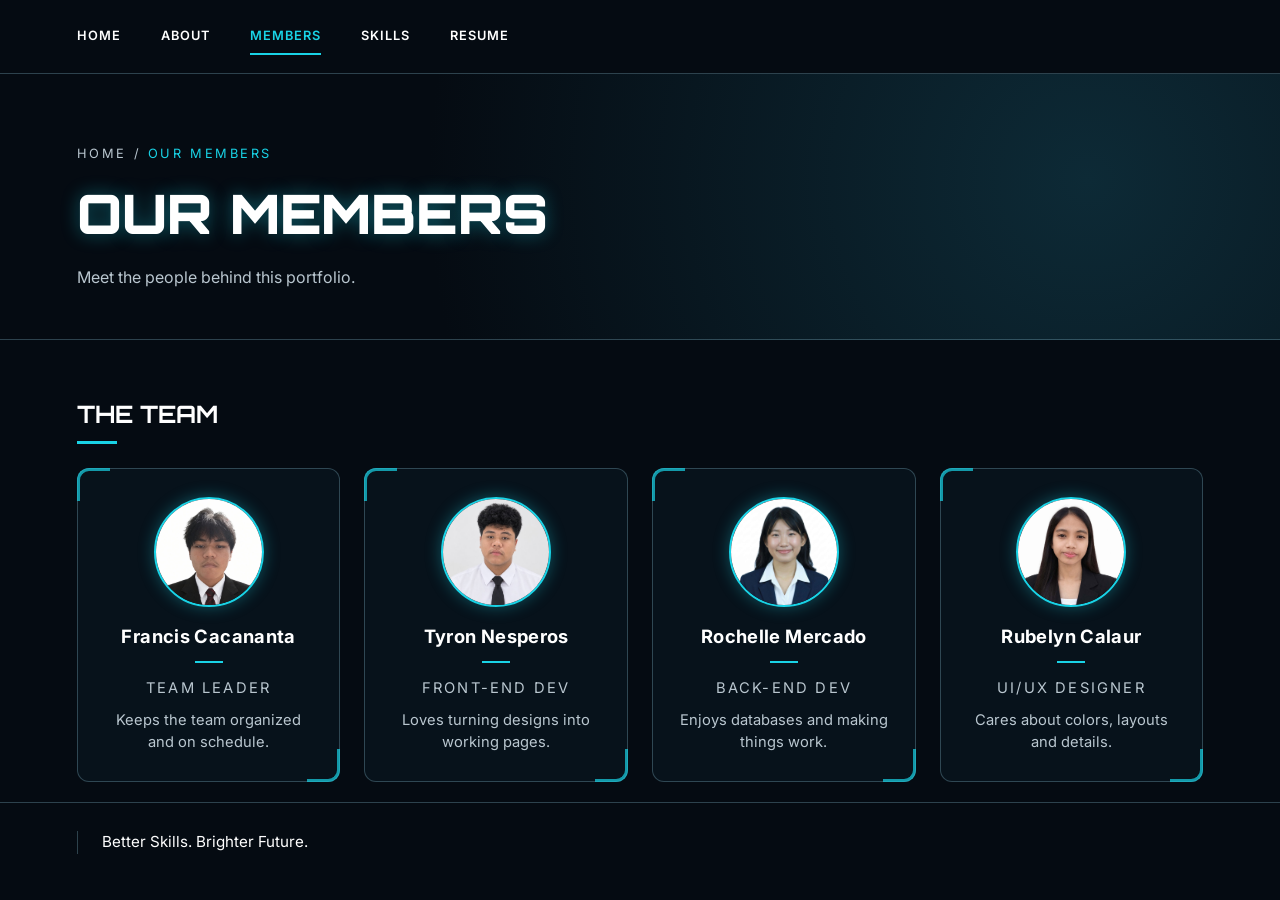
<file: members.html>
<!DOCTYPE html>
<html lang="en">
<head>
  <meta charset="UTF-8">
  <meta name="viewport" content="width=device-width, initial-scale=1">
  <title>Members</title>
  <link rel="preconnect" href="https://fonts.googleapis.com">
  <link href="https://fonts.googleapis.com/css2?family=Inter:wght@400;500;600&family=Orbitron:wght@700;900&display=swap" rel="stylesheet">
  <link rel="stylesheet" href="mem.css">
</head>
<body>

  <!-- ============ PART 1: HEADER (same on every page) ============ -->
  <header class="site-header">

    <input type="checkbox" id="menu-toggle" class="menu-toggle">
    <label for="menu-toggle" class="menu-btn" aria-label="Toggle menu">&#9776;</label>
    <nav class="nav" id="nav">
      <a href="index.html">Home</a>
      <a href="about.html">About</a>
      <a class="active" href="members.html">Members</a>
      <a href="skills.html">Skills</a>
      <a href="resume.html">Resume</a>

    </nav>
  </header>

  <main>

    <!-- ============ PART 2: PAGE BANNER ============ -->
    <section class="page-banner">
      <p class="crumbs">HOME / <span>OUR MEMBERS</span></p>
      <h1>OUR MEMBERS</h1>
      <p class="banner-desc">Meet the people behind this portfolio.</p>
    </section>

    <!-- ============ PART 3: MEMBER CARDS ============ -->
    <section class="section">
      <h2 class="section-title">THE TEAM</h2>
      <div class="members-grid">

        <!-- MEMBER 1: the whole card is ONE link (copy this block to add a member) -->
        <div class="mem1">
          <a class="card member" href="member1.html">
            <!-- Photo: replace the line below with  <img class="avatar" src="images/member1.jpg" alt="Member One"> -->
            <img class="avatar" src="nigk.jpg" alt="Francis Cacananta">
            <h3>Francis Cacananta</h3>
            <p class="role">TEAM LEADER</p>
            <p>Keeps the team organized and on schedule.</p>
          </a>
        </div>

        <!-- MEMBER 2 -->
        <div class="mem2">
          <a class="card member" href="member2.html">
            <!-- Photo: replace the line below with  <img class="avatar" src="images/member2.jpg" alt="Member Two"> -->
            <img class="avatar" src="tyron.jpg" alt="Member One">
            <h3>Tyron Nesperos</h3>
            <p class="role">FRONT-END DEV</p>
            <p>Loves turning designs into working pages.</p>
          </a>
        </div>

        <!-- MEMBER 3 -->
        <div class="mem3">
          <a class="card member" href="member3.html">
            <!-- Photo: replace the line below with  <img class="avatar" src="images/member3.jpg" alt="Member Three"> -->
            <img class="avatar" src="ROCHELLE.jpg" alt="Member One">
            <h3>Rochelle Mercado</h3>
            <p class="role">BACK-END DEV</p>
            <p>Enjoys databases and making things work.</p>
          </a>
        </div>

        <!-- MEMBER 4 -->
        <div class="mem4">
          <a class="card member" href="member4.html">
            <!-- Photo: replace the line below with  <img class="avatar" src="images/member4.jpg" alt="Member Four"> -->
            <img class="avatar" src="calaur.jpg" alt="Member One">
            <h3>Rubelyn Calaur</h3>
            <p class="role">UI/UX DESIGNER</p>
            <p>Cares about colors, layouts and details.</p>
          </a>
        </div>

      </div>
    </section>

  </main>

  <!-- ============ FOOTER (same on every page) ============ -->
  <footer class="site-footer">
    <div class="footer-left">

      <span class="footer-slogan">Better Skills. Brighter Future.</span>
    </div>

  </footer>

</body>
</html>
</file>
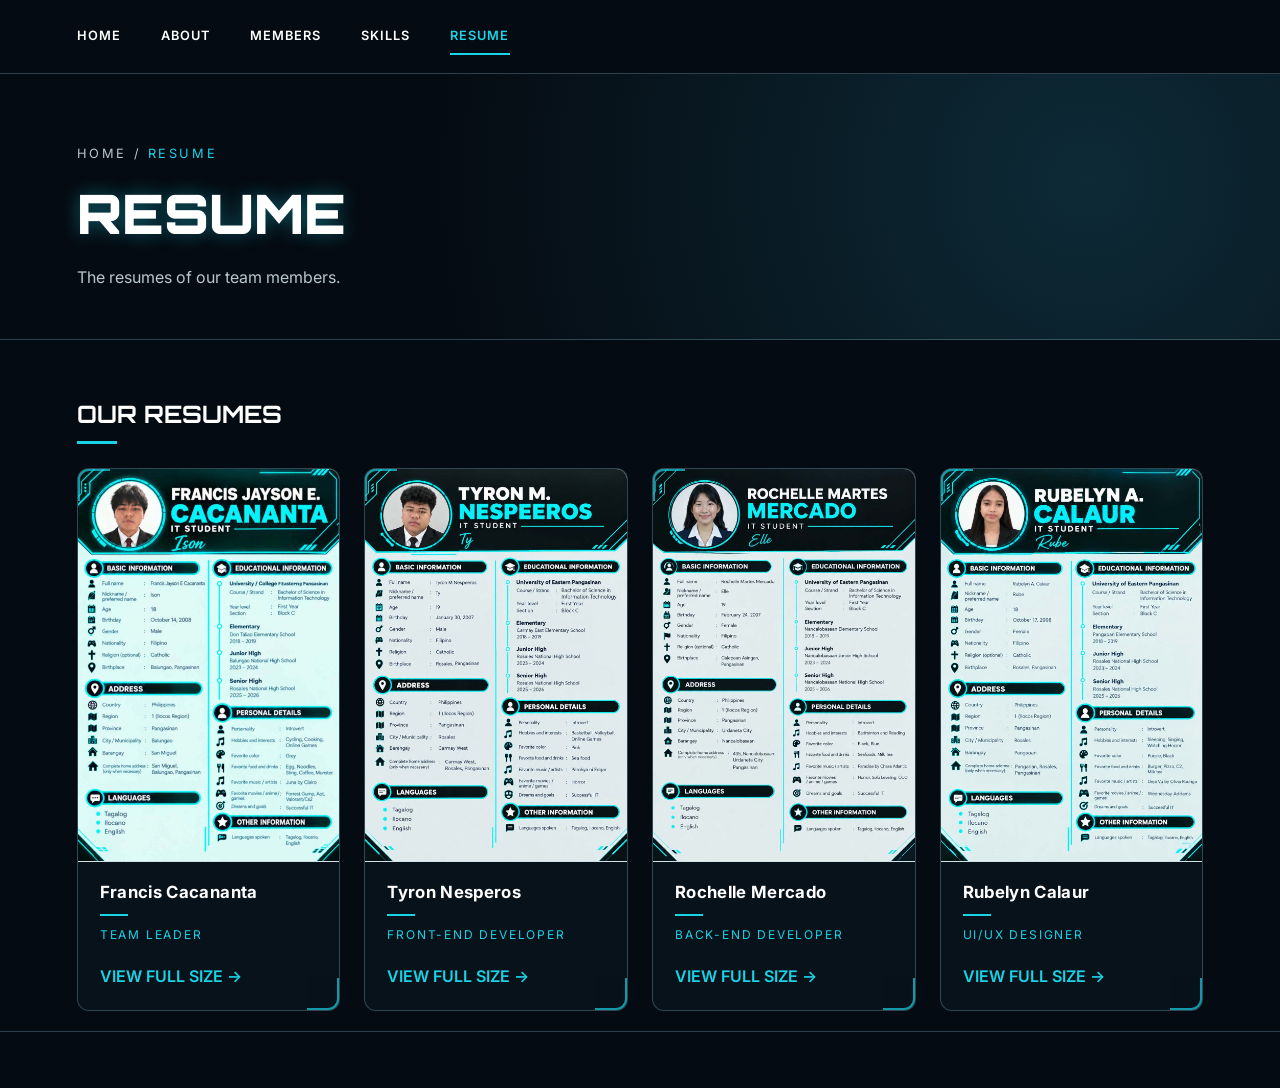
<file: resume.html>
<!DOCTYPE html>
<html lang="en">
<head>
  <meta charset="UTF-8">
  <meta name="viewport" content="width=device-width, initial-scale=1">
  <title>Resume</title>
  <link rel="preconnect" href="https://fonts.googleapis.com">
  <link href="https://fonts.googleapis.com/css2?family=Inter:wght@400;500;600&family=Orbitron:wght@700;900&display=swap" rel="stylesheet">
  <link rel="stylesheet" href="resume.css">
</head>
<body>

  <!-- ============ PART 1: HEADER (same as the homepage) ============ -->
  <header class="site-header">
 
    <input type="checkbox" id="menu-toggle" class="menu-toggle">
    <label for="menu-toggle" class="menu-btn" aria-label="Toggle menu">&#9776;</label>
    <nav class="nav" id="nav">
      <a href="index.html">Home</a>
      <a href="about.html">About</a>
      <a href="members.html">Members</a>
      <a href="skills.html">Skills</a>
      <a class="active" href="resume.html">Resume</a>

    </nav>
  </header>

  <main>

    <!-- ============ PART 2: PAGE BANNER ============ -->
    <section class="page-banner">
      <p class="crumbs">HOME / <span>RESUME</span></p>
      <h1>RESUME</h1>
      <p class="banner-desc">The resumes of our team members.</p>
    </section>

    <!-- ============ PART 3: RESUME PICTURES (click a resume to open it full size) ============ -->
    <section class="section">
      <h2 class="section-title">OUR RESUMES</h2>
      <div class="resume-grid">

        <!-- RESUME 1: Member One -->
        <!-- Save the resume picture as images/resume1.jpg (portrait, whole page) -->
        <a class="card resume" href="re1.jpg" target="_blank" rel="noopener">
          <img src="re1.jpg" alt="Resume of Member One">
          <div class="resume-info">
            <h3>Francis Cacananta</h3>
            <p class="role">TEAM LEADER</p>
            <span class="card-link">VIEW FULL SIZE &rarr;</span>
          </div>
        </a>

        <!-- RESUME 2: Member Two -->
        <!-- Save the resume picture as images/resume2.jpg (portrait, whole page) -->
        <a class="card resume" href="re2.jpg" target="_blank" rel="noopener">
          <img src="re2.jpg" alt="Resume of Member Two">
          <div class="resume-info">
            <h3>Tyron Nesperos</h3>
            <p class="role">FRONT-END DEVELOPER</p>
            <span class="card-link">VIEW FULL SIZE &rarr;</span>
          </div>
        </a>

        <!-- RESUME 3: Member Three -->
        <!-- Save the resume picture as images/resume3.jpg (portrait, whole page) -->
        <a class="card resume" href="re3.jpg" target="_blank" rel="noopener">
          <img src="re3.jpg" alt="Resume of Member Three">
          <div class="resume-info">
            <h3>Rochelle Mercado</h3>
            <p class="role">BACK-END DEVELOPER</p>
            <span class="card-link">VIEW FULL SIZE &rarr;</span>
          </div>
        </a>

        <!-- RESUME 4: Member Four -->
        <!-- Save the resume picture as images/resume4.jpg (portrait, whole page) -->
        <a class="card resume" href="re4.jpg" target="_blank" rel="noopener">
          <img src="re4.jpg" alt="Resume of Member Four">
          <div class="resume-info">
            <h3>Rubelyn Calaur</h3>
            <p class="role">UI/UX DESIGNER</p>
            <span class="card-link">VIEW FULL SIZE &rarr;</span>
          </div>
        </a>

      </div>
    </section>

  </main>

  <!-- ============ PART 6: FOOTER (same as the homepage) ============ -->
  <footer class="site-footer">
    <div class="footer-left">

  </footer>

</body>
</html>
</file>
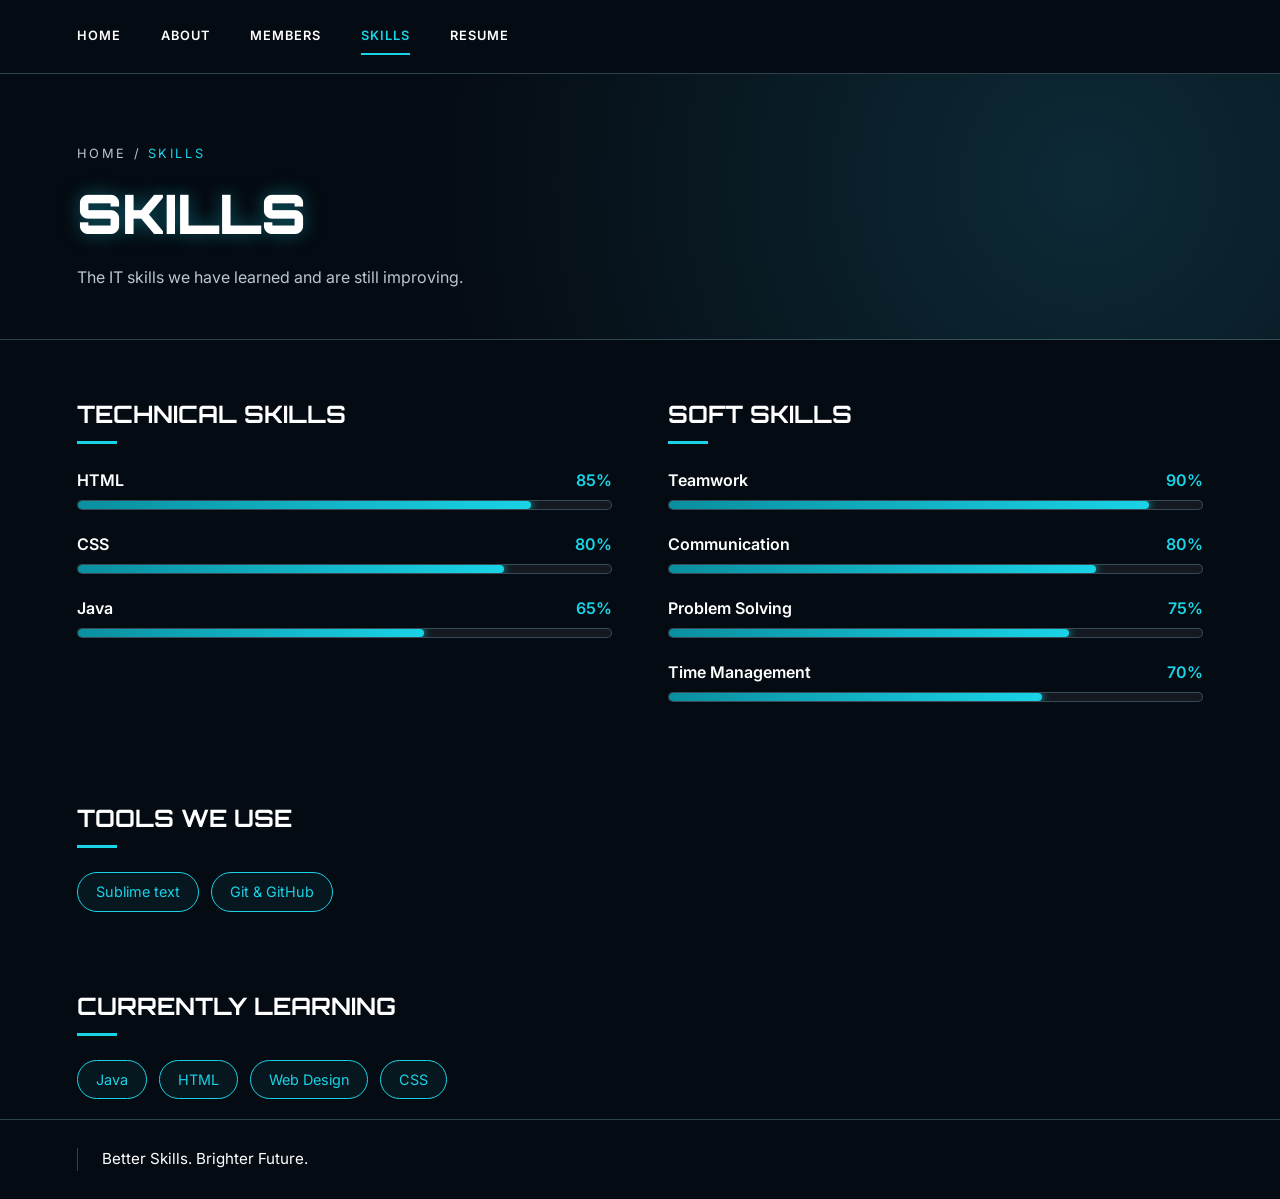
<file: skills.html>
<!DOCTYPE html>
<html lang="en">
<head>
  <meta charset="UTF-8">
  <meta name="viewport" content="width=device-width, initial-scale=1">
  <title>Skills</title>
  <link rel="preconnect" href="https://fonts.googleapis.com">
  <link href="https://fonts.googleapis.com/css2?family=Inter:wght@400;500;600&family=Orbitron:wght@700;900&display=swap" rel="stylesheet">
  <link rel="stylesheet" href="multiverse.css">
</head>
<body>

  <!-- ============ PART 1: HEADER (same on every page) ============ -->
  <header class="site-header">

    <input type="checkbox" id="menu-toggle" class="menu-toggle">
    <label for="menu-toggle" class="menu-btn" aria-label="Toggle menu">&#9776;</label>
    <nav class="nav" id="nav">
      <a href="index.html">Home</a>
      <a href="about.html">About</a>
      <a href="members.html">Members</a>
      <a class="active" href="skills.html">Skills</a>
      <a href="resume.html">Resume</a>

    </nav>
  </header>

  <main>

    <!-- ============ PART 2: PAGE BANNER ============ -->
    <section class="page-banner">
      <p class="crumbs">HOME / <span>SKILLS</span></p>
      <h1>SKILLS</h1>
      <p class="banner-desc">The IT skills we have learned and are still improving.</p>
    </section>

    <!-- ============ PART 3: SKILL BARS ============ -->
    <section class="section two-col">
      <div>
        <h2 class="section-title">TECHNICAL SKILLS</h2>
        <!-- To change a bar: edit the % number AND the width: ..% -->

          <div class="skill">
            <div class="skill-top"><span>HTML</span><span>85%</span></div>
            <div class="bar"><span style="width: 85%"></span></div>
          </div>
          <div class="skill">
            <div class="skill-top"><span>CSS</span><span>80%</span></div>
            <div class="bar"><span style="width: 80%"></span></div>
          </div>
          <div class="skill">
            <div class="skill-top"><span>Java</span><span>65%</span></div>
            <div class="bar"><span style="width: 65%"></span></div>
          </div>

          </div>
      </div>
      <div>
        <h2 class="section-title">SOFT SKILLS</h2>

          <div class="skill">
            <div class="skill-top"><span>Teamwork</span><span>90%</span></div>
            <div class="bar"><span style="width: 90%"></span></div>
          </div>
          <div class="skill">
            <div class="skill-top"><span>Communication</span><span>80%</span></div>
            <div class="bar"><span style="width: 80%"></span></div>
          </div>
          <div class="skill">
            <div class="skill-top"><span>Problem Solving</span><span>75%</span></div>
            <div class="bar"><span style="width: 75%"></span></div>
          </div>
          <div class="skill">
            <div class="skill-top"><span>Time Management</span><span>70%</span></div>
            <div class="bar"><span style="width: 70%"></span></div>
          </div>
      </div>
    </section>

    <!-- ============ PART 4: TOOLS WE USE ============ -->
    <section class="section">
      <h2 class="section-title">TOOLS WE USE</h2>
      <div class="chips">
          <span class="chip">Sublime text</span>
          <span class="chip">Git &amp; GitHub</span>

    </section>

    <!-- ============ PART 5: CURRENTLY LEARNING ============ -->
    <section class="section">
      <h2 class="section-title">CURRENTLY LEARNING</h2>
      <div class="chips">
          <span class="chip">Java</span>
          <span class="chip">HTML</span>
          <span class="chip">Web Design</span>
          <span class="chip">CSS</span>
      </div>
    </section>

  </main>

  <!-- ============ FOOTER (same on every page) ============ -->
  <footer class="site-footer">
    <div class="footer-left">

      <span class="footer-slogan">Better Skills. Brighter Future.</span>
    </div>

  </footer>

</body>
</html>
</file>
<file: con.css>
/* =====================================================
   RM PORTFOLIO – style.css
   Edit PART 0 first (colors + fonts), then the rest.
   ===================================================== */

/* ---------- PART 0: COLORS & FONTS (change these first!) ---------- */
:root {
  --bg:        #050b12;   /* page background */
  --bg-card:   #07121b;   /* card background */
  --cyan:      #19d3e6;   /* main accent color */
  --text:      #ffffff;
  --muted:     #b9c6cf;   /* paragraph text */
  --border:    rgba(120, 170, 185, 0.35);
  --font-head: 'Orbitron', sans-serif;
  --font-body: 'Inter', Arial, sans-serif;
  --page-pad:  clamp(20px, 6vw, 96px); /* left/right spacing of the page */
}

/* ---------- PART 0.5: RESET ---------- */
* { box-sizing: border-box; margin: 0; padding: 0; }
body { background: var(--bg); color: var(--text); font-family: var(--font-body); line-height: 1.5; }
a { color: inherit; text-decoration: none; }
:focus-visible { outline: 2px solid var(--cyan); outline-offset: 3px; }


/* ---------- PART 1: HEADER ---------- */
.site-header {
  display: flex; align-items: center; justify-content: space-between;
  padding: 18px var(--page-pad);
  border-bottom: 1px solid var(--border);
  position: relative; z-index: 5;
}
.logo { display: flex; align-items: center; gap: 18px; }
.logo-mark {
  font-family: var(--font-head); font-weight: 900; font-size: 2rem;
  color: var(--cyan); letter-spacing: -2px;
}
.logo-text { font-size: 1rem; letter-spacing: 0.35em; }

.nav { display: flex; gap: 40px; }
.nav a {
  font-size: 0.8rem; font-weight: 600; letter-spacing: 0.08em; text-transform: uppercase;
  padding: 8px 0; border-bottom: 2px solid transparent;
}
.nav a:hover, .nav a.active { color: var(--cyan); border-color: var(--cyan); }

.menu-toggle { position: absolute; opacity: 0; pointer-events: none; }
.menu-toggle:focus-visible + .menu-btn { outline: 2px solid var(--cyan); outline-offset: 3px; }
.menu-btn { display: none; background: none; border: 1px solid var(--border); color: var(--cyan); font-size: 1.4rem; padding: 4px 12px; border-radius: 6px; cursor: pointer; user-select: none; }


/* ---------- PART 2: HERO ---------- */
.hero {
  position: relative; overflow: hidden;
  min-height: 430px; padding: 80px var(--page-pad);
  border-bottom: 1px solid var(--border);
  display: flex; align-items: center;
}
.hero-text { position: relative; z-index: 2; max-width: 640px; }
.hero-hello { letter-spacing: 0.3em; margin-bottom: 8px; }
.hero-tagline { letter-spacing: 0.25em; margin: 8px 0 22px; }
.hero-tagline span { color: var(--cyan); }
.hero-desc { color: var(--muted); max-width: 480px; margin-bottom: 28px; }

/* Glitch title – the shaking effect comes from ::before and ::after */
.glitch {
  position: relative; display: inline-block;
  font-family: var(--font-head); font-weight: 900;
  font-size: clamp(2.2rem, 7vw, 4.8rem); line-height: 1.1;
}
.glitch::before, .glitch::after {
  content: attr(data-text);
  position: absolute; inset: 0;
  opacity: 0.8;
}
.glitch::before { color: var(--cyan); animation: glitch-a 3s infinite steps(1); }
.glitch::after  { color: #7fefff;    animation: glitch-b 3s infinite steps(1); }
@keyframes glitch-a {
  0%, 88%, 100% { clip-path: inset(0 0 100% 0); transform: none; }
  90% { clip-path: inset(20% 0 55% 0); transform: translateX(-6px); }
  94% { clip-path: inset(60% 0 15% 0); transform: translateX(5px); }
}
@keyframes glitch-b {
  0%, 89%, 100% { clip-path: inset(0 0 100% 0); transform: none; }
  92% { clip-path: inset(45% 0 30% 0); transform: translateX(7px); }
  96% { clip-path: inset(10% 0 70% 0); transform: translateX(-4px); }
}

/* Button */
.btn {
  display: inline-block; padding: 13px 28px;
  border: 2px solid var(--cyan); border-radius: 999px;
  color: var(--cyan); font-weight: 600; letter-spacing: 0.06em;
  transition: background 0.2s, color 0.2s;
}
.btn:hover { background: var(--cyan); color: var(--bg); }

/* Hero picture (right side). Save your photo as images/laptop.jpg */
.hero-image {
  position: absolute; top: 0; right: 0; bottom: 0; width: 52%;
  background:
    linear-gradient(90deg, var(--bg) 0%, transparent 45%),
    url("images/laptop.jpg") center / cover no-repeat,
    radial-gradient(circle at 60% 50%, #0d2a36, var(--bg) 70%);
  clip-path: polygon(14% 0, 100% 0, 100% 100%, 0 100%);
}
.hero-image::after {                       /* the glowing cyan slash */
  content: ""; position: absolute; top: 0; bottom: 0; right: 12%;
  width: 6px; background: var(--cyan);
  transform: skewX(-18deg); box-shadow: 0 0 24px var(--cyan);
}

/* Small vertical text on the far right */
.hero-side {
  position: absolute; right: var(--page-pad); top: 50%; transform: translateY(-50%);
  z-index: 2; letter-spacing: 0.2em; color: var(--muted); line-height: 1.9;
  font-size: 0.95rem; text-align: left;
}


/* ---------- PART 3: CARDS ---------- */
.cards {
  display: grid; grid-template-columns: repeat(5, 1fr); gap: 24px;
  padding: 48px var(--page-pad);
}
.card {
  position: relative; display: flex; flex-direction: column;
  padding: 28px 24px; min-height: 310px;
  background: var(--bg-card); border: 1px solid var(--border); border-radius: 12px;
  transition: transform 0.2s, box-shadow 0.2s, border-color 0.2s;
}
.card:hover { transform: translateY(-4px); border-color: var(--cyan); box-shadow: 0 0 22px rgba(25, 211, 230, 0.25); }

/* corner decorations (top-left and bottom-right) */
.card::before, .card::after { content: ""; position: absolute; width: 30px; height: 30px; border: 0 solid var(--cyan); opacity: 0.7; }
.card::before { top: -1px; left: -1px; border-top-width: 3px; border-left-width: 3px; border-radius: 12px 0 0 0; }
.card::after  { bottom: -1px; right: -1px; border-bottom-width: 3px; border-right-width: 3px; border-radius: 0 0 12px 0; }

.icon { width: 44px; height: 44px; fill: none; stroke: var(--cyan); stroke-width: 1.6; stroke-linecap: round; stroke-linejoin: round; margin-bottom: 18px; }
.card h3 { font-size: 1.15rem; letter-spacing: 0.02em; padding-bottom: 12px; margin-bottom: 14px; position: relative; }
.card h3::after { content: ""; position: absolute; left: 0; bottom: 0; width: 28px; height: 2px; background: var(--cyan); }
.card p { color: var(--muted); font-size: 0.92rem; flex: 1; }
.card-link { color: var(--cyan); font-weight: 600; margin-top: 20px; }


/* ---------- PART 4: FOOTER ---------- */
.site-footer {
  display: flex; align-items: center; justify-content: space-between; flex-wrap: wrap; gap: 20px;
  padding: 28px var(--page-pad); border-top: 1px solid var(--border);
}
.footer-left { display: flex; align-items: center; gap: 24px; }
.footer-slogan { padding-left: 24px; border-left: 1px solid var(--border); font-size: 0.95rem; }
.socials { display: flex; gap: 16px; }
.socials a {
  width: 40px; height: 40px; display: grid; place-items: center;
  border: 1.5px solid var(--cyan); border-radius: 50%; color: var(--cyan);
  transition: background 0.2s, color 0.2s;
}
.socials a:hover { background: var(--cyan); color: var(--bg); }
.socials svg { width: 20px; height: 20px; fill: none; stroke: currentColor; stroke-width: 1.6; stroke-linecap: round; stroke-linejoin: round; }


/* ---------- PART 5: MOBILE / TABLET ---------- */
@media (max-width: 1100px) {
  .cards { grid-template-columns: repeat(2, 1fr); }
  .hero-side { display: none; }
  .hero-image { width: 100%; opacity: 0.35; clip-path: none; }
  .hero-image::after { display: none; }
}
@media (max-width: 800px) {
  .menu-btn { display: block; }
  .nav {
    display: none; position: absolute; top: 100%; left: 0; right: 0;
    flex-direction: column; gap: 0; background: var(--bg);
    border-bottom: 1px solid var(--border); padding: 8px var(--page-pad) 16px;
  }
  .menu-toggle:checked ~ .nav { display: flex; }
  .nav a { padding: 12px 0; }
}
@media (max-width: 560px) {
  .cards { grid-template-columns: 1fr; }
  .footer-slogan { border: 0; padding: 0; }
  .footer-left { flex-direction: column; align-items: flex-start; gap: 10px; }
}

/* Respect people who turn off animations */
@media (prefers-reduced-motion: reduce) {
  .glitch::before, .glitch::after { animation: none; }
  .card, .btn { transition: none; }
}


/* =====================================================
   ABOUT PAGE (used by about.html)
   ===================================================== */

/* ---------- Page banner (title area, reused on other pages) ---------- */
.page-banner {
  padding: 70px var(--page-pad) 50px;
  border-bottom: 1px solid var(--border);
  background: radial-gradient(circle at 85% 40%, #0d2a36, var(--bg) 60%);
}
.crumbs { letter-spacing: 0.2em; font-size: 0.8rem; color: var(--muted); margin-bottom: 10px; }
.crumbs span { color: var(--cyan); }
.page-banner h1 { font-family: var(--font-head); font-weight: 900; font-size: clamp(2rem, 5vw, 3.4rem); text-shadow: 0 0 18px rgba(25, 211, 230, 0.4); }
.banner-desc { color: var(--muted); margin-top: 10px; }

/* ---------- Sections (reused on other pages) ---------- */
.section { padding: 56px var(--page-pad) 20px; }
.section-title { font-family: var(--font-head); font-size: 1.5rem; padding-bottom: 12px; margin-bottom: 24px; position: relative; }
.section-title::after { content: ""; position: absolute; left: 0; bottom: 0; width: 40px; height: 3px; background: var(--cyan); }

/* ---------- Our story (text left, picture right) ---------- */
.story { display: grid; grid-template-columns: 1.2fr 1fr; gap: 48px; align-items: center; }
.story-text p { color: var(--muted); margin-bottom: 16px; }
.story-text .btn { margin-top: 8px; }
.story-image {
  min-height: 300px; border: 1px solid var(--border); border-radius: 12px;
  background:
    url("images/about.jpg") center / cover no-repeat,
    radial-gradient(circle at 50% 50%, #0d2a36, var(--bg-card) 75%);
  box-shadow: 0 0 22px rgba(25, 211, 230, 0.2);
}

/* ---------- 3 cards (reuses .card from the homepage) ---------- */
.cards-3 { display: grid; grid-template-columns: repeat(3, 1fr); gap: 24px; }
.cards-3 .card { min-height: 240px; }

/* ---------- Numbers ---------- */
.stats {
  display: grid; grid-template-columns: repeat(4, 1fr); text-align: center;
  margin: 40px var(--page-pad) 56px; padding: 28px 0;
  border-top: 1px solid var(--border); border-bottom: 1px solid var(--border);
}
.stat strong { display: block; font-family: var(--font-head); font-size: 2.2rem; color: var(--cyan); }
.stat span { letter-spacing: 0.2em; font-size: 0.8rem; color: var(--muted); }

/* ---------- About page on tablet / phone ---------- */
@media (max-width: 900px) {
  .story { grid-template-columns: 1fr; }
  .cards-3 { grid-template-columns: 1fr; }
  .stats { grid-template-columns: repeat(2, 1fr); row-gap: 24px; }
}


/* =====================================================
   MEMBERS, SKILLS, PROJECTS, CONTACT PAGES
   ===================================================== */

/* ---------- MEMBERS ---------- */
.members-grid { display: grid; grid-template-columns: repeat(auto-fill, minmax(220px, 1fr)); gap: 24px; }
.member { text-align: center; align-items: center; }
.avatar {
  width: 110px; height: 110px; border-radius: 50%; object-fit: cover; margin-bottom: 16px;
  border: 2px solid var(--cyan); box-shadow: 0 0 16px rgba(25, 211, 230, 0.35);
  background: radial-gradient(circle, #0d2a36, var(--bg-card));
  display: grid; place-items: center;
  font-family: var(--font-head); font-weight: 900; font-size: 1.8rem; color: var(--cyan);
}
.member h3 { padding-bottom: 12px; }
.member h3::after { left: 50%; transform: translateX(-50%); }   /* centers the small line */
.role { color: var(--cyan); font-size: 0.8rem; letter-spacing: 0.15em; margin-bottom: 10px; flex: 0 !important; }
.member-links { margin-top: 16px; font-size: 0.85rem; flex: 0 !important; }
.member-links a { color: var(--cyan); }
.member-links a:hover { text-decoration: underline; }

/* ---------- SKILLS ---------- */
.two-col { display: grid; grid-template-columns: 1fr 1fr; gap: 56px; }
.skill { margin-bottom: 22px; }
.skill-top { display: flex; justify-content: space-between; font-weight: 600; margin-bottom: 8px; }
.skill-top span:last-child { color: var(--cyan); }
.bar { height: 10px; border-radius: 999px; background: rgba(255, 255, 255, 0.06); border: 1px solid var(--border); overflow: hidden; }
.bar span { display: block; height: 100%; border-radius: 999px; background: linear-gradient(90deg, #0a8fa0, var(--cyan)); box-shadow: 0 0 10px var(--cyan); }
.chips { display: flex; flex-wrap: wrap; gap: 12px; }
.chip { padding: 8px 18px; border: 1px solid var(--cyan); border-radius: 999px; color: var(--cyan); font-size: 0.9rem; background: rgba(25, 211, 230, 0.06); }
.chip.small { padding: 3px 12px; font-size: 0.75rem; }

/* ---------- PROJECTS ---------- */
.projects-grid { display: grid; grid-template-columns: repeat(auto-fill, minmax(290px, 1fr)); gap: 24px; }
.card.project { padding: 0; overflow: hidden; }
.project-img { height: 170px; background-color: #0d2a36; background-size: cover; background-position: center; border-bottom: 1px solid var(--border); }
.project-body { padding: 22px 24px 26px; display: flex; flex-direction: column; flex: 1; }
.tags { display: flex; flex-wrap: wrap; gap: 8px; margin-top: 14px; }

/* ---------- CONTACT ---------- */

  width: 100%; padding: 12px 14px; font: inherit; color: var(--text);
  background: var(--bg-card); border: 1px solid var(--border); border-radius: 8px;
}

/* ---------- These pages on tablet / phone ---------- */
@media (max-width: 900px) {
  .two-col { grid-template-columns: 1fr; gap: 36px; }
}


/* =====================================================
   TEAM CONTACTS (contact.html) – photo + contacts under it
   ===================================================== */
.team-grid { display: grid; grid-template-columns: repeat(auto-fill, minmax(230px, 1fr)); gap: 24px; }
.card.person { padding: 0; overflow: hidden; min-height: 0; }

/* Square photo. If the picture is missing, the initials show instead. */
.photo {
  position: relative; aspect-ratio: 1 / 1; border-bottom: 1px solid var(--border);
  background: radial-gradient(circle, #0d2a36, var(--bg-card));
  display: grid; place-items: center;
}
.photo::before {
  content: attr(data-initials);
  font-family: var(--font-head); font-weight: 900; font-size: 3rem; color: var(--cyan);
}
.photo-img { position: absolute; inset: 0; background-size: cover; background-position: center; }

.person-body { padding: 20px 22px 24px; }
.person-body h3 { font-size: 1.05rem; padding-bottom: 10px; margin-bottom: 10px; }
.person-body .role { color: var(--cyan); font-size: 0.75rem; letter-spacing: 0.15em; margin-bottom: 14px; flex: 0; }

/* Contacts list under the photo */
.contact-list { list-style: none; display: grid; gap: 10px; }
.contact-list li { display: flex; align-items: center; gap: 10px; font-size: 0.88rem; color: var(--muted); }
.contact-list svg { width: 18px; height: 18px; flex-shrink: 0; fill: none; stroke: var(--cyan); stroke-width: 1.7; stroke-linecap: round; stroke-linejoin: round; }
.contact-list a { overflow-wrap: anywhere; }
.contact-list a:hover { color: var(--cyan); text-decoration: underline; }
</file>
<file: ex.css>
/* =====================================================
   RM PORTFOLIO – style.css
   Edit PART 0 first (colors + fonts), then the rest.
   ===================================================== */

/* ---------- PART 0: COLORS & FONTS (change these first!) ---------- */
:root {
  --bg:        #050b12;   /* page background */
  --bg-card:   #07121b;   /* card background */
  --cyan:      #19d3e6;   /* main accent color */
  --text:      #ffffff;
  --muted:     #b9c6cf;   /* paragraph text */
  --border:    rgba(120, 170, 185, 0.35);
  --font-head: 'Orbitron', sans-serif;
  --font-body: 'Inter', Arial, sans-serif;
  --page-pad:  clamp(20px, 6vw, 96px); /* left/right spacing of the page */
}

/* ---------- PART 0.5: RESET ---------- */
* { box-sizing: border-box; margin: 0; padding: 0; }
body { background: var(--bg); color: var(--text); font-family: var(--font-body); line-height: 1.5; }
a { color: inherit; text-decoration: none; }
:focus-visible { outline: 2px solid var(--cyan); outline-offset: 3px; }


/* ---------- PART 1: HEADER ---------- */
.site-header {
  display: flex; align-items: center; justify-content: space-between;
  padding: 18px var(--page-pad);
  border-bottom: 1px solid var(--border);
  position: relative; z-index: 5;
}
.logo { display: flex; align-items: center; gap: 18px; }
.logo-mark {
  font-family: var(--font-head); font-weight: 900; font-size: 2rem;
  color: var(--cyan); letter-spacing: -2px;
}
.logo-text { font-size: 1rem; letter-spacing: 0.35em; }

.nav { display: flex; gap: 40px; }
.nav a {
  font-size: 0.8rem; font-weight: 600; letter-spacing: 0.08em; text-transform: uppercase;
  padding: 8px 0; border-bottom: 2px solid transparent;
}
.nav a:hover, .nav a.active { color: var(--cyan); border-color: var(--cyan); }

.menu-toggle { position: absolute; opacity: 0; pointer-events: none; }
.menu-toggle:focus-visible + .menu-btn { outline: 2px solid var(--cyan); outline-offset: 3px; }
.menu-btn { display: none; background: none; border: 1px solid var(--border); color: var(--cyan); font-size: 1.4rem; padding: 4px 12px; border-radius: 6px; cursor: pointer; user-select: none; }


/* ---------- PART 2: HERO ---------- */
.hero {
  position: relative; overflow: hidden;
  min-height: 430px; padding: 80px var(--page-pad);
  border-bottom: 1px solid var(--border);
  display: flex; align-items: center;
}
.hero-text { position: relative; z-index: 2; max-width: 640px; }
.hero-hello { letter-spacing: 0.3em; margin-bottom: 8px; }
.hero-tagline { letter-spacing: 0.25em; margin: 8px 0 22px; }
.hero-tagline span { color: var(--cyan); }
.hero-desc { color: var(--muted); max-width: 480px; margin-bottom: 28px; }

/* Glitch title – the shaking effect comes from ::before and ::after */
.glitch {
  position: relative; display: inline-block;
  font-family: var(--font-head); font-weight: 900;
  font-size: clamp(2.2rem, 7vw, 4.8rem); line-height: 1.1;
}
.glitch::before, .glitch::after {
  content: attr(data-text);
  position: absolute; inset: 0;
  opacity: 0.8;
}
.glitch::before { color: var(--cyan); animation: glitch-a 3s infinite steps(1); }
.glitch::after  { color: #7fefff;    animation: glitch-b 3s infinite steps(1); }
@keyframes glitch-a {
  0%, 88%, 100% { clip-path: inset(0 0 100% 0); transform: none; }
  90% { clip-path: inset(20% 0 55% 0); transform: translateX(-6px); }
  94% { clip-path: inset(60% 0 15% 0); transform: translateX(5px); }
}
@keyframes glitch-b {
  0%, 89%, 100% { clip-path: inset(0 0 100% 0); transform: none; }
  92% { clip-path: inset(45% 0 30% 0); transform: translateX(7px); }
  96% { clip-path: inset(10% 0 70% 0); transform: translateX(-4px); }
}

/* Button */
.btn {
  display: inline-block; padding: 13px 28px;
  border: 2px solid var(--cyan); border-radius: 999px;
  color: var(--cyan); font-weight: 600; letter-spacing: 0.06em;
  transition: background 0.2s, color 0.2s;
}
.btn:hover { background: var(--cyan); color: var(--bg); }

/* Hero picture (right side). Save your photo as images/laptop.jpg */
.hero-image {
  position: absolute; top: 0; right: 0; bottom: 0; width: 52%;
  background:
    linear-gradient(90deg, var(--bg) 0%, transparent 45%),
    url("images/laptop.jpg") center / cover no-repeat,
    radial-gradient(circle at 60% 50%, #0d2a36, var(--bg) 70%);
  clip-path: polygon(14% 0, 100% 0, 100% 100%, 0 100%);
}
.hero-image::after {                       /* the glowing cyan slash */
  content: ""; position: absolute; top: 0; bottom: 0; right: 12%;
  width: 6px; background: var(--cyan);
  transform: skewX(-18deg); box-shadow: 0 0 24px var(--cyan);
}

/* Small vertical text on the far right */
.hero-side {
  position: absolute; right: var(--page-pad); top: 50%; transform: translateY(-50%);
  z-index: 2; letter-spacing: 0.2em; color: var(--muted); line-height: 1.9;
  font-size: 0.95rem; text-align: left;
}


/* ---------- PART 3: CARDS ---------- */
.cards {
  display: grid; grid-template-columns: repeat(5, 1fr); gap: 24px;
  padding: 48px var(--page-pad);
}
.card {
  position: relative; display: flex; flex-direction: column;
  padding: 28px 24px; min-height: 310px;
  background: var(--bg-card); border: 1px solid var(--border); border-radius: 12px;
  transition: transform 0.2s, box-shadow 0.2s, border-color 0.2s;
}
.card:hover { transform: translateY(-4px); border-color: var(--cyan); box-shadow: 0 0 22px rgba(25, 211, 230, 0.25); }

/* corner decorations (top-left and bottom-right) */
.card::before, .card::after { content: ""; position: absolute; width: 30px; height: 30px; border: 0 solid var(--cyan); opacity: 0.7; }
.card::before { top: -1px; left: -1px; border-top-width: 3px; border-left-width: 3px; border-radius: 12px 0 0 0; }
.card::after  { bottom: -1px; right: -1px; border-bottom-width: 3px; border-right-width: 3px; border-radius: 0 0 12px 0; }

.icon { width: 44px; height: 44px; fill: none; stroke: var(--cyan); stroke-width: 1.6; stroke-linecap: round; stroke-linejoin: round; margin-bottom: 18px; }
.card h3 { font-size: 1.15rem; letter-spacing: 0.02em; padding-bottom: 12px; margin-bottom: 14px; position: relative; }
.card h3::after { content: ""; position: absolute; left: 0; bottom: 0; width: 28px; height: 2px; background: var(--cyan); }
.card p { color: var(--muted); font-size: 0.92rem; flex: 1; }
.card-link { color: var(--cyan); font-weight: 600; margin-top: 20px; }


/* ---------- PART 4: FOOTER ---------- */
.site-footer {
  display: flex; align-items: center; justify-content: space-between; flex-wrap: wrap; gap: 20px;
  padding: 28px var(--page-pad); border-top: 1px solid var(--border);
}
.footer-left { display: flex; align-items: center; gap: 24px; }
.footer-slogan { padding-left: 24px; border-left: 1px solid var(--border); font-size: 0.95rem; }
.socials { display: flex; gap: 16px; }
.socials a {
  width: 40px; height: 40px; display: grid; place-items: center;
  border: 1.5px solid var(--cyan); border-radius: 50%; color: var(--cyan);
  transition: background 0.2s, color 0.2s;
}
.socials a:hover { background: var(--cyan); color: var(--bg); }
.socials svg { width: 20px; height: 20px; fill: none; stroke: currentColor; stroke-width: 1.6; stroke-linecap: round; stroke-linejoin: round; }


/* ---------- PART 5: MOBILE / TABLET ---------- */
@media (max-width: 1100px) {
  .cards { grid-template-columns: repeat(2, 1fr); }
  .hero-side { display: none; }
  .hero-image { width: 100%; opacity: 0.35; clip-path: none; }
  .hero-image::after { display: none; }
}
@media (max-width: 800px) {
  .menu-btn { display: block; }
  .nav {
    display: none; position: absolute; top: 100%; left: 0; right: 0;
    flex-direction: column; gap: 0; background: var(--bg);
    border-bottom: 1px solid var(--border); padding: 8px var(--page-pad) 16px;
  }
  .menu-toggle:checked ~ .nav { display: flex; }
  .nav a { padding: 12px 0; }
}
@media (max-width: 560px) {
  .cards { grid-template-columns: 1fr; }
  .footer-slogan { border: 0; padding: 0; }
  .footer-left { flex-direction: column; align-items: flex-start; gap: 10px; }
}

/* Respect people who turn off animations */
@media (prefers-reduced-motion: reduce) {
  .glitch::before, .glitch::after { animation: none; }
  .card, .btn { transition: none; }
}


/* =====================================================
   ABOUT PAGE (used by about.html)
   ===================================================== */

/* ---------- Page banner (title area, reused on other pages) ---------- */
.page-banner {
  padding: 70px var(--page-pad) 50px;
  border-bottom: 1px solid var(--border);
  background: radial-gradient(circle at 85% 40%, #0d2a36, var(--bg) 60%);
}
.crumbs { letter-spacing: 0.2em; font-size: 0.8rem; color: var(--muted); margin-bottom: 10px; }
.crumbs span { color: var(--cyan); }
.page-banner h1 { font-family: var(--font-head); font-weight: 900; font-size: clamp(2rem, 5vw, 3.4rem); text-shadow: 0 0 18px rgba(25, 211, 230, 0.4); }
.banner-desc { color: var(--muted); margin-top: 10px; }

/* ---------- Sections (reused on other pages) ---------- */
.section { padding: 56px var(--page-pad) 20px; }
.section-title { font-family: var(--font-head); font-size: 1.5rem; padding-bottom: 12px; margin-bottom: 24px; position: relative; }
.section-title::after { content: ""; position: absolute; left: 0; bottom: 0; width: 40px; height: 3px; background: var(--cyan); }

/* ---------- Our story (text left, picture right) ---------- */
.story { display: grid; grid-template-columns: 1.2fr 1fr; gap: 48px; align-items: center; }
.story-text p { color: var(--muted); margin-bottom: 16px; }
.story-text .btn { margin-top: 8px; }
.story-image {
  min-height: 300px; border: 1px solid var(--border); border-radius: 12px;
  background:
    url("images/about.jpg") center / cover no-repeat,
    radial-gradient(circle at 50% 50%, #0d2a36, var(--bg-card) 75%);
  box-shadow: 0 0 22px rgba(25, 211, 230, 0.2);
}

/* ---------- 3 cards (reuses .card from the homepage) ---------- */
.cards-3 { display: grid; grid-template-columns: repeat(3, 1fr); gap: 24px; }
.cards-3 .card { min-height: 240px; }

/* ---------- Numbers ---------- */
.stats {
  display: grid; grid-template-columns: repeat(4, 1fr); text-align: center;
  margin: 40px var(--page-pad) 56px; padding: 28px 0;
  border-top: 1px solid var(--border); border-bottom: 1px solid var(--border);
}
.stat strong { display: block; font-family: var(--font-head); font-size: 2.2rem; color: var(--cyan); }
.stat span { letter-spacing: 0.2em; font-size: 0.8rem; color: var(--muted); }

/* ---------- About page on tablet / phone ---------- */
@media (max-width: 900px) {
  .story { grid-template-columns: 1fr; }
  .cards-3 { grid-template-columns: 1fr; }
  .stats { grid-template-columns: repeat(2, 1fr); row-gap: 24px; }
}


/* =====================================================
   MEMBERS, SKILLS, PROJECTS, CONTACT PAGES
   ===================================================== */

/* ---------- MEMBERS ---------- */
.members-grid { display: grid; grid-template-columns: repeat(auto-fill, minmax(220px, 1fr)); gap: 24px; }
.member { text-align: center; align-items: center; }
.avatar {
  width: 110px; height: 110px; border-radius: 50%; object-fit: cover; margin-bottom: 16px;
  border: 2px solid var(--cyan); box-shadow: 0 0 16px rgba(25, 211, 230, 0.35);
  background: radial-gradient(circle, #0d2a36, var(--bg-card));
  display: grid; place-items: center;
  font-family: var(--font-head); font-weight: 900; font-size: 1.8rem; color: var(--cyan);
}
.member h3 { padding-bottom: 12px; }
.member h3::after { left: 50%; transform: translateX(-50%); }   /* centers the small line */
.role { color: var(--cyan); font-size: 0.8rem; letter-spacing: 0.15em; margin-bottom: 10px; flex: 0 !important; }
.member-links { margin-top: 16px; font-size: 0.85rem; flex: 0 !important; }
.member-links a { color: var(--cyan); }
.member-links a:hover { text-decoration: underline; }

/* ---------- SKILLS ---------- */
.two-col { display: grid; grid-template-columns: 1fr 1fr; gap: 56px; }
.skill { margin-bottom: 22px; }
.skill-top { display: flex; justify-content: space-between; font-weight: 600; margin-bottom: 8px; }
.skill-top span:last-child { color: var(--cyan); }
.bar { height: 10px; border-radius: 999px; background: rgba(255, 255, 255, 0.06); border: 1px solid var(--border); overflow: hidden; }
.bar span { display: block; height: 100%; border-radius: 999px; background: linear-gradient(90deg, #0a8fa0, var(--cyan)); box-shadow: 0 0 10px var(--cyan); }
.chips { display: flex; flex-wrap: wrap; gap: 12px; }
.chip { padding: 8px 18px; border: 1px solid var(--cyan); border-radius: 999px; color: var(--cyan); font-size: 0.9rem; background: rgba(25, 211, 230, 0.06); }
.chip.small { padding: 3px 12px; font-size: 0.75rem; }

/* ---------- PROJECTS ---------- */
.projects-grid { display: grid; grid-template-columns: repeat(auto-fill, minmax(290px, 1fr)); gap: 24px; }
.card.project { padding: 0; overflow: hidden; }
.project-img { height: 170px; background-color: #0d2a36; background-size: cover; background-position: center; border-bottom: 1px solid var(--border); }
.project-body { padding: 22px 24px 26px; display: flex; flex-direction: column; flex: 1; }
.tags { display: flex; flex-wrap: wrap; gap: 8px; margin-top: 14px; }

/* ---------- CONTACT ---------- */

  width: 100%; padding: 12px 14px; font: inherit; color: var(--text);
  background: var(--bg-card); border: 1px solid var(--border); border-radius: 8px;
}

/* ---------- These pages on tablet / phone ---------- */
@media (max-width: 900px) {
  .two-col { grid-template-columns: 1fr; gap: 36px; }
}


/* =====================================================
   TEAM CONTACTS (contact.html) – photo + contacts under it
   ===================================================== */
.team-grid { display: grid; grid-template-columns: repeat(auto-fill, minmax(230px, 1fr)); gap: 24px; }
.card.person { padding: 0; overflow: hidden; min-height: 0; }

/* Square photo. If the picture is missing, the initials show instead. */
.photo {
  position: relative; aspect-ratio: 1 / 1; border-bottom: 1px solid var(--border);
  background: radial-gradient(circle, #0d2a36, var(--bg-card));
  display: grid; place-items: center;
}
.photo::before {
  content: attr(data-initials);
  font-family: var(--font-head); font-weight: 900; font-size: 3rem; color: var(--cyan);
}
.photo-img { position: absolute; inset: 0; background-size: cover; background-position: center; }

.person-body { padding: 20px 22px 24px; }
.person-body h3 { font-size: 1.05rem; padding-bottom: 10px; margin-bottom: 10px; }
.person-body .role { color: var(--cyan); font-size: 0.75rem; letter-spacing: 0.15em; margin-bottom: 14px; flex: 0; }

/* Contacts list under the photo */
.contact-list { list-style: none; display: grid; gap: 10px; }
.contact-list li { display: flex; align-items: center; gap: 10px; font-size: 0.88rem; color: var(--muted); }
.contact-list svg { width: 18px; height: 18px; flex-shrink: 0; fill: none; stroke: var(--cyan); stroke-width: 1.7; stroke-linecap: round; stroke-linejoin: round; }
.contact-list a { overflow-wrap: anywhere; }
.contact-list a:hover { color: var(--cyan); text-decoration: underline; }


/* =====================================================
   EXPLORE MORE PAGE (explore.html)
   ===================================================== */

/* Documentary picture box (16:9) */
.video-frame {
  max-width: 960px; margin: 0 auto; aspect-ratio: 16 / 9; background: #000;
  border: 1px solid var(--cyan); border-radius: 12px; overflow: hidden;
  box-shadow: 0 0 28px rgba(25, 211, 230, 0.3);
}
.documentary-img { width: 100%; height: 100%; background-color: #0d2a36; background-size: cover; background-position: center; }
.video-caption { max-width: 960px; margin: 20px auto 0; text-align: center; }
.video-caption h3 { margin-bottom: 6px; }
.video-caption p { color: var(--muted); }

/* Message for visitors */
.card.message { max-width: 860px; margin: 0 auto; min-height: 0; padding: 40px; text-align: center; align-items: center; }
.card.message h3 { font-family: var(--font-head); font-size: 1.4rem; }
.card.message h3::after { left: 50%; transform: translateX(-50%); }
.card.message p { flex: 0; margin-bottom: 16px; font-size: 1rem; }
.signature { color: var(--cyan) !important; font-weight: 600; margin-top: 8px; }
.message-buttons { display: flex; flex-wrap: wrap; justify-content: center; gap: 16px; margin-top: 12px; }
</file>
<file: mul.css>
/* =====================================================
   RM PORTFOLIO – style.css
   Edit PART 0 first (colors + fonts), then the rest.
   ===================================================== */

/* ---------- PART 0: COLORS & FONTS (change these first!) ---------- */
:root {
  --bg:        #050b12;   /* page background */
  --bg-card:   #07121b;   /* card background */
  --cyan:      #19d3e6;   /* main accent color */
  --text:      #ffffff;
  --muted:     #b9c6cf;   /* paragraph text */
  --border:    rgba(120, 170, 185, 0.35);
  --font-head: 'Orbitron', sans-serif;
  --font-body: 'Inter', Arial, sans-serif;
  --page-pad:  clamp(20px, 6vw, 96px); /* left/right spacing of the page */
}

/* ---------- PART 0.5: RESET ---------- */
* { box-sizing: border-box; margin: 0; padding: 0; }
body { background: var(--bg); color: var(--text); font-family: var(--font-body); line-height: 1.5; }
a { color: inherit; text-decoration: none; }
:focus-visible { outline: 2px solid var(--cyan); outline-offset: 3px; }


/* ---------- PART 1: HEADER ---------- */
.site-header {
  display: flex; align-items: center; justify-content: space-between;
  padding: 18px var(--page-pad);
  border-bottom: 1px solid var(--border);
  position: relative; z-index: 5;
}
.logo { display: flex; align-items: center; gap: 18px; }
.logo-mark {
  font-family: var(--font-head); font-weight: 900; font-size: 2rem;
  color: var(--cyan); letter-spacing: -2px;
}
.logo-text { font-size: 1rem; letter-spacing: 0.35em; }

.nav { display: flex; gap: 40px; }
.nav a {
  font-size: 0.8rem; font-weight: 600; letter-spacing: 0.08em; text-transform: uppercase;
  padding: 8px 0; border-bottom: 2px solid transparent;
}
.nav a:hover, .nav a.active { color: var(--cyan); border-color: var(--cyan); }

.menu-toggle { position: absolute; opacity: 0; pointer-events: none; }
.menu-toggle:focus-visible + .menu-btn { outline: 2px solid var(--cyan); outline-offset: 3px; }
.menu-btn { display: none; background: none; border: 1px solid var(--border); color: var(--cyan); font-size: 1.4rem; padding: 4px 12px; border-radius: 6px; cursor: pointer; user-select: none; }


/* ---------- PART 2: HERO ---------- */
.hero {
  position: relative; overflow: hidden;
  min-height: 430px; padding: 80px var(--page-pad);
  border-bottom: 1px solid var(--border);
  display: flex; align-items: center;
}
.hero-text { position: relative; z-index: 2; max-width: 640px; }
.hero-hello { letter-spacing: 0.3em; margin-bottom: 8px; }
.hero-tagline { letter-spacing: 0.25em; margin: 8px 0 22px; }
.hero-tagline span { color: var(--cyan); }
.hero-desc { color: var(--muted); max-width: 480px; margin-bottom: 28px; }

/* Glitch title – the shaking effect comes from ::before and ::after */
.glitch {
  position: relative; display: inline-block;
  font-family: var(--font-head); font-weight: 900;
  font-size: clamp(2.2rem, 7vw, 4.8rem); line-height: 1.1;
}
.glitch::before, .glitch::after {
  content: attr(data-text);
  position: absolute; inset: 0;
  opacity: 0.8;
}
.glitch::before { color: var(--cyan); animation: glitch-a 3s infinite steps(1); }
.glitch::after  { color: #7fefff;    animation: glitch-b 3s infinite steps(1); }
@keyframes glitch-a {
  0%, 88%, 100% { clip-path: inset(0 0 100% 0); transform: none; }
  90% { clip-path: inset(20% 0 55% 0); transform: translateX(-6px); }
  94% { clip-path: inset(60% 0 15% 0); transform: translateX(5px); }
}
@keyframes glitch-b {
  0%, 89%, 100% { clip-path: inset(0 0 100% 0); transform: none; }
  92% { clip-path: inset(45% 0 30% 0); transform: translateX(7px); }
  96% { clip-path: inset(10% 0 70% 0); transform: translateX(-4px); }
}

/* Button */
.btn {
  display: inline-block; padding: 13px 28px;
  border: 2px solid var(--cyan); border-radius: 999px;
  color: var(--cyan); font-weight: 600; letter-spacing: 0.06em;
  transition: background 0.2s, color 0.2s;
}
.btn:hover { background: var(--cyan); color: var(--bg); }

/* Hero picture (right side). Save your photo as images/laptop.jpg */
.hero-image {
  position: absolute; top: 0; right: 0; bottom: 0; width: 52%;
  background:
    linear-gradient(90deg, var(--bg) 0%, transparent 45%),
    url("images/laptop.jpg") center / cover no-repeat,
    radial-gradient(circle at 60% 50%, #0d2a36, var(--bg) 70%);
  clip-path: polygon(14% 0, 100% 0, 100% 100%, 0 100%);
}
.hero-image::after {                       /* the glowing cyan slash */
  content: ""; position: absolute; top: 0; bottom: 0; right: 12%;
  width: 6px; background: var(--cyan);
  transform: skewX(-18deg); box-shadow: 0 0 24px var(--cyan);
}

/* Small vertical text on the far right */
.hero-side {
  position: absolute; right: var(--page-pad); top: 50%; transform: translateY(-50%);
  z-index: 2; letter-spacing: 0.2em; color: var(--muted); line-height: 1.9;
  font-size: 0.95rem; text-align: left;
}


/* ---------- PART 3: CARDS ---------- */
.cards {
  display: grid; grid-template-columns: repeat(5, 1fr); gap: 24px;
  padding: 48px var(--page-pad);
}
.card {
  position: relative; display: flex; flex-direction: column;
  padding: 28px 24px; min-height: 310px;
  background: var(--bg-card); border: 1px solid var(--border); border-radius: 12px;
  transition: transform 0.2s, box-shadow 0.2s, border-color 0.2s;
}
.card:hover { transform: translateY(-4px); border-color: var(--cyan); box-shadow: 0 0 22px rgba(25, 211, 230, 0.25); }

/* corner decorations (top-left and bottom-right) */
.card::before, .card::after { content: ""; position: absolute; width: 30px; height: 30px; border: 0 solid var(--cyan); opacity: 0.7; }
.card::before { top: -1px; left: -1px; border-top-width: 3px; border-left-width: 3px; border-radius: 12px 0 0 0; }
.card::after  { bottom: -1px; right: -1px; border-bottom-width: 3px; border-right-width: 3px; border-radius: 0 0 12px 0; }

.icon { width: 44px; height: 44px; fill: none; stroke: var(--cyan); stroke-width: 1.6; stroke-linecap: round; stroke-linejoin: round; margin-bottom: 18px; }
.card h3 { font-size: 1.15rem; letter-spacing: 0.02em; padding-bottom: 12px; margin-bottom: 14px; position: relative; }
.card h3::after { content: ""; position: absolute; left: 0; bottom: 0; width: 28px; height: 2px; background: var(--cyan); }
.card p { color: var(--muted); font-size: 0.92rem; flex: 1; }
.card-link { color: var(--cyan); font-weight: 600; margin-top: 20px; }


/* ---------- PART 4: FOOTER ---------- */
.site-footer {
  display: flex; align-items: center; justify-content: space-between; flex-wrap: wrap; gap: 20px;
  padding: 28px var(--page-pad); border-top: 1px solid var(--border);
}
.footer-left { display: flex; align-items: center; gap: 24px; }
.footer-slogan { padding-left: 24px; border-left: 1px solid var(--border); font-size: 0.95rem; }
.socials { display: flex; gap: 16px; }
.socials a {
  width: 40px; height: 40px; display: grid; place-items: center;
  border: 1.5px solid var(--cyan); border-radius: 50%; color: var(--cyan);
  transition: background 0.2s, color 0.2s;
}
.socials a:hover { background: var(--cyan); color: var(--bg); }
.socials svg { width: 20px; height: 20px; fill: none; stroke: currentColor; stroke-width: 1.6; stroke-linecap: round; stroke-linejoin: round; }


/* ---------- PART 5: MOBILE / TABLET ---------- */
@media (max-width: 1100px) {
  .cards { grid-template-columns: repeat(2, 1fr); }
  .hero-side { display: none; }
  .hero-image { width: 100%; opacity: 0.35; clip-path: none; }
  .hero-image::after { display: none; }
}
@media (max-width: 800px) {
  .menu-btn { display: block; }
  .nav {
    display: none; position: absolute; top: 100%; left: 0; right: 0;
    flex-direction: column; gap: 0; background: var(--bg);
    border-bottom: 1px solid var(--border); padding: 8px var(--page-pad) 16px;
  }
  .menu-toggle:checked ~ .nav { display: flex; }
  .nav a { padding: 12px 0; }
}
@media (max-width: 560px) {
  .cards { grid-template-columns: 1fr; }
  .footer-slogan { border: 0; padding: 0; }
  .footer-left { flex-direction: column; align-items: flex-start; gap: 10px; }
}

/* Respect people who turn off animations */
@media (prefers-reduced-motion: reduce) {
  .glitch::before, .glitch::after { animation: none; }
  .card, .btn { transition: none; }
}


/* =====================================================
   ABOUT PAGE (used by about.html)
   ===================================================== */

/* ---------- Page banner (title area, reused on other pages) ---------- */
.page-banner {
  padding: 70px var(--page-pad) 50px;
  border-bottom: 1px solid var(--border);
  background: radial-gradient(circle at 85% 40%, #0d2a36, var(--bg) 60%);
}
.crumbs { letter-spacing: 0.2em; font-size: 0.8rem; color: var(--muted); margin-bottom: 10px; }
.crumbs span { color: var(--cyan); }
.page-banner h1 { font-family: var(--font-head); font-weight: 900; font-size: clamp(2rem, 5vw, 3.4rem); text-shadow: 0 0 18px rgba(25, 211, 230, 0.4); }
.banner-desc { color: var(--muted); margin-top: 10px; }

/* ---------- Sections (reused on other pages) ---------- */
.section { padding: 56px var(--page-pad) 20px; }
.section-title { font-family: var(--font-head); font-size: 1.5rem; padding-bottom: 12px; margin-bottom: 24px; position: relative; }
.section-title::after { content: ""; position: absolute; left: 0; bottom: 0; width: 40px; height: 3px; background: var(--cyan); }

/* ---------- Our story (text left, picture right) ---------- */
.story { display: grid; grid-template-columns: 1.2fr 1fr; gap: 48px; align-items: center; }
.story-text p { color: var(--muted); margin-bottom: 16px; }
.story-text .btn { margin-top: 8px; }
.story-image {
  min-height: 300px; border: 1px solid var(--border); border-radius: 12px;
  background:
    url("images/about.jpg") center / cover no-repeat,
    radial-gradient(circle at 50% 50%, #0d2a36, var(--bg-card) 75%);
  box-shadow: 0 0 22px rgba(25, 211, 230, 0.2);
}

/* ---------- 3 cards (reuses .card from the homepage) ---------- */
.cards-3 { display: grid; grid-template-columns: repeat(3, 1fr); gap: 24px; }
.cards-3 .card { min-height: 240px; }

/* ---------- Numbers ---------- */
.stats {
  display: grid; grid-template-columns: repeat(4, 1fr); text-align: center;
  margin: 40px var(--page-pad) 56px; padding: 28px 0;
  border-top: 1px solid var(--border); border-bottom: 1px solid var(--border);
}
.stat strong { display: block; font-family: var(--font-head); font-size: 2.2rem; color: var(--cyan); }
.stat span { letter-spacing: 0.2em; font-size: 0.8rem; color: var(--muted); }

/* ---------- About page on tablet / phone ---------- */
@media (max-width: 900px) {
  .story { grid-template-columns: 1fr; }
  .cards-3 { grid-template-columns: 1fr; }
  .stats { grid-template-columns: repeat(2, 1fr); row-gap: 24px; }
}


/* =====================================================
   MEMBERS, SKILLS, PROJECTS, CONTACT PAGES
   ===================================================== */

/* ---------- MEMBERS ---------- */
.members-grid { display: grid; grid-template-columns: repeat(auto-fill, minmax(220px, 1fr)); gap: 24px; }
.member { text-align: center; align-items: center; }
.avatar {
  width: 110px; height: 110px; border-radius: 50%; object-fit: cover; margin-bottom: 16px;
  border: 2px solid var(--cyan); box-shadow: 0 0 16px rgba(25, 211, 230, 0.35);
  background: radial-gradient(circle, #0d2a36, var(--bg-card));
  display: grid; place-items: center;
  font-family: var(--font-head); font-weight: 900; font-size: 1.8rem; color: var(--cyan);
}
.member h3 { padding-bottom: 12px; }
.member h3::after { left: 50%; transform: translateX(-50%); }   /* centers the small line */
.role { color: var(--cyan); font-size: 0.8rem; letter-spacing: 0.15em; margin-bottom: 10px; flex: 0 !important; }
.member-links { margin-top: 16px; font-size: 0.85rem; flex: 0 !important; }
.member-links a { color: var(--cyan); }
.member-links a:hover { text-decoration: underline; }

/* ---------- SKILLS ---------- */
.two-col { display: grid; grid-template-columns: 1fr 1fr; gap: 56px; }
.skill { margin-bottom: 22px; }
.skill-top { display: flex; justify-content: space-between; font-weight: 600; margin-bottom: 8px; }
.skill-top span:last-child { color: var(--cyan); }
.bar { height: 10px; border-radius: 999px; background: rgba(255, 255, 255, 0.06); border: 1px solid var(--border); overflow: hidden; }
.bar span { display: block; height: 100%; border-radius: 999px; background: linear-gradient(90deg, #0a8fa0, var(--cyan)); box-shadow: 0 0 10px var(--cyan); }
.chips { display: flex; flex-wrap: wrap; gap: 12px; }
.chip { padding: 8px 18px; border: 1px solid var(--cyan); border-radius: 999px; color: var(--cyan); font-size: 0.9rem; background: rgba(25, 211, 230, 0.06); }
.chip.small { padding: 3px 12px; font-size: 0.75rem; }

/* ---------- PROJECTS ---------- */
.projects-grid { display: grid; grid-template-columns: repeat(auto-fill, minmax(290px, 1fr)); gap: 24px; }
.card.project { padding: 0; overflow: hidden; }
.project-img { height: 170px; background-color: #0d2a36; background-size: cover; background-position: center; border-bottom: 1px solid var(--border); }
.project-body { padding: 22px 24px 26px; display: flex; flex-direction: column; flex: 1; }
.tags { display: flex; flex-wrap: wrap; gap: 8px; margin-top: 14px; }

/* ---------- CONTACT ---------- */

  width: 100%; padding: 12px 14px; font: inherit; color: var(--text);
  background: var(--bg-card); border: 1px solid var(--border); border-radius: 8px;
}

/* ---------- These pages on tablet / phone ---------- */
@media (max-width: 900px) {
  .two-col { grid-template-columns: 1fr; gap: 36px; }
}


/* =====================================================
   TEAM CONTACTS (contact.html) – photo + contacts under it
   ===================================================== */
.team-grid { display: grid; grid-template-columns: repeat(auto-fill, minmax(230px, 1fr)); gap: 24px; }
.card.person { padding: 0; overflow: hidden; min-height: 0; }

/* Square photo. If the picture is missing, the initials show instead. */
.photo {
  position: relative; aspect-ratio: 1 / 1; border-bottom: 1px solid var(--border);
  background: radial-gradient(circle, #0d2a36, var(--bg-card));
  display: grid; place-items: center;
}
.photo::before {
  content: attr(data-initials);
  font-family: var(--font-head); font-weight: 900; font-size: 3rem; color: var(--cyan);
}
.photo-img { position: absolute; inset: 0; background-size: cover; background-position: center; }

.person-body { padding: 20px 22px 24px; }
.person-body h3 { font-size: 1.05rem; padding-bottom: 10px; margin-bottom: 10px; }
.person-body .role { color: var(--cyan); font-size: 0.75rem; letter-spacing: 0.15em; margin-bottom: 14px; flex: 0; }

/* Contacts list under the photo */
.contact-list { list-style: none; display: grid; gap: 10px; }
.contact-list li { display: flex; align-items: center; gap: 10px; font-size: 0.88rem; color: var(--muted); }
.contact-list svg { width: 18px; height: 18px; flex-shrink: 0; fill: none; stroke: var(--cyan); stroke-width: 1.7; stroke-linecap: round; stroke-linejoin: round; }
.contact-list a { overflow-wrap: anywhere; }
.contact-list a:hover { color: var(--cyan); text-decoration: underline; }


/* =====================================================
   EXPLORE MORE PAGE (explore.html)
   ===================================================== */

/* Documentary picture box (16:9) */
.video-frame {
  max-width: 960px; margin: 0 auto; aspect-ratio: 16 / 9; background: #000;
  border: 1px solid var(--cyan); border-radius: 12px; overflow: hidden;
  box-shadow: 0 0 28px rgba(25, 211, 230, 0.3);
}
.documentary-img { width: 100%; height: 100%; background-color: #0d2a36; background-size: cover; background-position: center; }
.video-caption { max-width: 960px; margin: 20px auto 0; text-align: center; }
.video-caption h3 { margin-bottom: 6px; }
.video-caption p { color: var(--muted); }

/* Message for visitors */
.card.message { max-width: 860px; margin: 0 auto; min-height: 0; padding: 40px; text-align: center; align-items: center; }
.card.message h3 { font-family: var(--font-head); font-size: 1.4rem; }
.card.message h3::after { left: 50%; transform: translateX(-50%); }
.card.message p { flex: 0; margin-bottom: 16px; font-size: 1rem; }
.signature { color: var(--cyan) !important; font-weight: 600; margin-top: 8px; }
.message-buttons { display: flex; flex-wrap: wrap; justify-content: center; gap: 16px; margin-top: 12px; }



/* =====================================================
   MEMBER PROFILE PAGES (member1.html ... member4.html)
   ===================================================== */
.profile { display: grid; grid-template-columns: 320px 1fr; gap: 40px; align-items: start; padding-bottom: 56px; }
.profile-side { position: sticky; top: 20px; }
.profile-main > p { color: var(--muted); margin-bottom: 14px; }
.profile-main .section-title { margin-top: 40px; }
.profile-main .section-title:first-child { margin-top: 0; }
.profile-main .btn { margin-top: 40px; }

/* Personal information table */
.info-list > div { display: flex; justify-content: space-between; gap: 24px; padding: 12px 0; border-bottom: 1px solid var(--border); }
.info-list dt { color: var(--cyan); font-size: 0.8rem; letter-spacing: 0.15em; font-weight: 600; }
.info-list dd { color: var(--text); text-align: right; }

.goal { font-size: 1.15rem; font-style: italic; color: var(--text) !important; padding-left: 18px; border-left: 3px solid var(--cyan); }

@media (max-width: 900px) {
  .profile { grid-template-columns: 1fr; }
  .profile-side { position: static; max-width: 360px; }
}
@media (max-width: 560px) {
  .info-list > div { flex-direction: column; gap: 2px; }
  .info-list dd { text-align: left; }
}
</file>
<file: mem.css>
/* =====================================================
   RM PORTFOLIO – style.css
   Edit PART 0 first (colors + fonts), then the rest.
   ===================================================== */

/* ---------- PART 0: COLORS & FONTS (change these first!) ---------- */
:root {
  --bg:        #050b12;   /* page background */
  --bg-card:   #07121b;   /* card background */
  --cyan:      #19d3e6;   /* main accent color */
  --text:      #ffffff;
  --muted:     #b9c6cf;   /* paragraph text */
  --border:    rgba(120, 170, 185, 0.35);
  --font-head: 'Orbitron', sans-serif;
  --font-body: 'Inter', Arial, sans-serif;
  --page-pad:  clamp(20px, 6vw, 96px); /* left/right spacing of the page */
}

/* ---------- PART 0.5: RESET ---------- */
* { box-sizing: border-box; margin: 0; padding: 0; }
body { background: var(--bg); color: var(--text); font-family: var(--font-body); line-height: 1.5; }
a { color: inherit; text-decoration: none; }
:focus-visible { outline: 2px solid var(--cyan); outline-offset: 3px; }


/* ---------- PART 1: HEADER ---------- */
.site-header {
  display: flex; align-items: center; justify-content: space-between;
  padding: 18px var(--page-pad);
  border-bottom: 1px solid var(--border);
  position: relative; z-index: 5;
}
.logo { display: flex; align-items: center; gap: 18px; }
.logo-mark {
  font-family: var(--font-head); font-weight: 900; font-size: 2rem;
  color: var(--cyan); letter-spacing: -2px;
}
.logo-text { font-size: 1rem; letter-spacing: 0.35em; }

.nav { display: flex; gap: 40px; }
.nav a {
  font-size: 0.8rem; font-weight: 600; letter-spacing: 0.08em; text-transform: uppercase;
  padding: 8px 0; border-bottom: 2px solid transparent;
}
.nav a:hover, .nav a.active { color: var(--cyan); border-color: var(--cyan); }

.menu-toggle { position: absolute; opacity: 0; pointer-events: none; }
.menu-toggle:focus-visible + .menu-btn { outline: 2px solid var(--cyan); outline-offset: 3px; }
.menu-btn { display: none; background: none; border: 1px solid var(--border); color: var(--cyan); font-size: 1.4rem; padding: 4px 12px; border-radius: 6px; cursor: pointer; user-select: none; }


/* ---------- PART 2: HERO ---------- */
.hero {
  position: relative; overflow: hidden;
  min-height: 430px; padding: 80px var(--page-pad);
  border-bottom: 1px solid var(--border);
  display: flex; align-items: center;
}
.hero-text { position: relative; z-index: 2; max-width: 640px; }
.hero-hello { letter-spacing: 0.3em; margin-bottom: 8px; }
.hero-tagline { letter-spacing: 0.25em; margin: 8px 0 22px; }
.hero-tagline span { color: var(--cyan); }
.hero-desc { color: var(--muted); max-width: 480px; margin-bottom: 28px; }

/* Glitch title – the shaking effect comes from ::before and ::after */
.glitch {
  position: relative; display: inline-block;
  font-family: var(--font-head); font-weight: 900;
  font-size: clamp(2.2rem, 7vw, 4.8rem); line-height: 1.1;
}
.glitch::before, .glitch::after {
  content: attr(data-text);
  position: absolute; inset: 0;
  opacity: 0.8;
}
.glitch::before { color: var(--cyan); animation: glitch-a 3s infinite steps(1); }
.glitch::after  { color: #7fefff;    animation: glitch-b 3s infinite steps(1); }
@keyframes glitch-a {
  0%, 88%, 100% { clip-path: inset(0 0 100% 0); transform: none; }
  90% { clip-path: inset(20% 0 55% 0); transform: translateX(-6px); }
  94% { clip-path: inset(60% 0 15% 0); transform: translateX(5px); }
}
@keyframes glitch-b {
  0%, 89%, 100% { clip-path: inset(0 0 100% 0); transform: none; }
  92% { clip-path: inset(45% 0 30% 0); transform: translateX(7px); }
  96% { clip-path: inset(10% 0 70% 0); transform: translateX(-4px); }
}

/* Button */
.btn {
  display: inline-block; padding: 13px 28px;
  border: 2px solid var(--cyan); border-radius: 999px;
  color: var(--cyan); font-weight: 600; letter-spacing: 0.06em;
  transition: background 0.2s, color 0.2s;
}
.btn:hover { background: var(--cyan); color: var(--bg); }

/* Hero picture (right side). Save your photo as images/laptop.jpg */
.hero-image {
  position: absolute; top: 0; right: 0; bottom: 0; width: 52%;
  background:
    linear-gradient(90deg, var(--bg) 0%, transparent 45%),
    url("images/laptop.jpg") center / cover no-repeat,
    radial-gradient(circle at 60% 50%, #0d2a36, var(--bg) 70%);
  clip-path: polygon(14% 0, 100% 0, 100% 100%, 0 100%);
}
.hero-image::after {                       /* the glowing cyan slash */
  content: ""; position: absolute; top: 0; bottom: 0; right: 12%;
  width: 6px; background: var(--cyan);
  transform: skewX(-18deg); box-shadow: 0 0 24px var(--cyan);
}

/* Small vertical text on the far right */
.hero-side {
  position: absolute; right: var(--page-pad); top: 50%; transform: translateY(-50%);
  z-index: 2; letter-spacing: 0.2em; color: var(--muted); line-height: 1.9;
  font-size: 0.95rem; text-align: left;
}


/* ---------- PART 3: CARDS ---------- */
.cards {
  display: grid; grid-template-columns: repeat(5, 1fr); gap: 24px;
  padding: 48px var(--page-pad);
}
.card {
  position: relative; display: flex; flex-direction: column;
  padding: 28px 24px; min-height: 310px;
  background: var(--bg-card); border: 1px solid var(--border); border-radius: 12px;
  transition: transform 0.2s, box-shadow 0.2s, border-color 0.2s;
}
.card:hover { transform: translateY(-4px); border-color: var(--cyan); box-shadow: 0 0 22px rgba(25, 211, 230, 0.25); }

/* corner decorations (top-left and bottom-right) */
.card::before, .card::after { content: ""; position: absolute; width: 30px; height: 30px; border: 0 solid var(--cyan); opacity: 0.7; }
.card::before { top: -1px; left: -1px; border-top-width: 3px; border-left-width: 3px; border-radius: 12px 0 0 0; }
.card::after  { bottom: -1px; right: -1px; border-bottom-width: 3px; border-right-width: 3px; border-radius: 0 0 12px 0; }

.icon { width: 44px; height: 44px; fill: none; stroke: var(--cyan); stroke-width: 1.6; stroke-linecap: round; stroke-linejoin: round; margin-bottom: 18px; }
.card h3 { font-size: 1.15rem; letter-spacing: 0.02em; padding-bottom: 12px; margin-bottom: 14px; position: relative; }
.card h3::after { content: ""; position: absolute; left: 0; bottom: 0; width: 28px; height: 2px; background: var(--cyan); }
.card p { color: var(--muted); font-size: 0.92rem; flex: 1; }
.card-link { color: var(--cyan); font-weight: 600; margin-top: 20px; }


/* ---------- PART 4: FOOTER ---------- */
.site-footer {
  display: flex; align-items: center; justify-content: space-between; flex-wrap: wrap; gap: 20px;
  padding: 28px var(--page-pad); border-top: 1px solid var(--border);
}
.footer-left { display: flex; align-items: center; gap: 24px; }
.footer-slogan { padding-left: 24px; border-left: 1px solid var(--border); font-size: 0.95rem; }
.socials { display: flex; gap: 16px; }
.socials a {
  width: 40px; height: 40px; display: grid; place-items: center;
  border: 1.5px solid var(--cyan); border-radius: 50%; color: var(--cyan);
  transition: background 0.2s, color 0.2s;
}
.socials a:hover { background: var(--cyan); color: var(--bg); }
.socials svg { width: 20px; height: 20px; fill: none; stroke: currentColor; stroke-width: 1.6; stroke-linecap: round; stroke-linejoin: round; }


/* ---------- PART 5: MOBILE / TABLET ---------- */
@media (max-width: 1100px) {
  .cards { grid-template-columns: repeat(2, 1fr); }
  .hero-side { display: none; }
  .hero-image { width: 100%; opacity: 0.35; clip-path: none; }
  .hero-image::after { display: none; }
}
@media (max-width: 800px) {
  .menu-btn { display: block; }
  .nav {
    display: none; position: absolute; top: 100%; left: 0; right: 0;
    flex-direction: column; gap: 0; background: var(--bg);
    border-bottom: 1px solid var(--border); padding: 8px var(--page-pad) 16px;
  }
  .menu-toggle:checked ~ .nav { display: flex; }
  .nav a { padding: 12px 0; }
}
@media (max-width: 560px) {
  .cards { grid-template-columns: 1fr; }
  .footer-slogan { border: 0; padding: 0; }
  .footer-left { flex-direction: column; align-items: flex-start; gap: 10px; }
}

/* Respect people who turn off animations */
@media (prefers-reduced-motion: reduce) {
  .glitch::before, .glitch::after { animation: none; }
  .card, .btn { transition: none; }
}


/* =====================================================
   ABOUT PAGE (used by about.html)
   ===================================================== */

/* ---------- Page banner (title area, reused on other pages) ---------- */
.page-banner {
  padding: 70px var(--page-pad) 50px;
  border-bottom: 1px solid var(--border);
  background: radial-gradient(circle at 85% 40%, #0d2a36, var(--bg) 60%);
}
.crumbs { letter-spacing: 0.2em; font-size: 0.8rem; color: var(--muted); margin-bottom: 10px; }
.crumbs span { color: var(--cyan); }
.page-banner h1 { font-family: var(--font-head); font-weight: 900; font-size: clamp(2rem, 5vw, 3.4rem); text-shadow: 0 0 18px rgba(25, 211, 230, 0.4); }
.banner-desc { color: var(--muted); margin-top: 10px; }

/* ---------- Sections (reused on other pages) ---------- */
.section { padding: 56px var(--page-pad) 20px; }
.section-title { font-family: var(--font-head); font-size: 1.5rem; padding-bottom: 12px; margin-bottom: 24px; position: relative; }
.section-title::after { content: ""; position: absolute; left: 0; bottom: 0; width: 40px; height: 3px; background: var(--cyan); }

/* ---------- Our story (text left, picture right) ---------- */
.story { display: grid; grid-template-columns: 1.2fr 1fr; gap: 48px; align-items: center; }
.story-text p { color: var(--muted); margin-bottom: 16px; }
.story-text .btn { margin-top: 8px; }
.story-image {
  min-height: 300px; border: 1px solid var(--border); border-radius: 12px;
  background:
    url("images/about.jpg") center / cover no-repeat,
    radial-gradient(circle at 50% 50%, #0d2a36, var(--bg-card) 75%);
  box-shadow: 0 0 22px rgba(25, 211, 230, 0.2);
}

/* ---------- 3 cards (reuses .card from the homepage) ---------- */
.cards-3 { display: grid; grid-template-columns: repeat(3, 1fr); gap: 24px; }
.cards-3 .card { min-height: 240px; }

/* ---------- Numbers ---------- */
.stats {
  display: grid; grid-template-columns: repeat(4, 1fr); text-align: center;
  margin: 40px var(--page-pad) 56px; padding: 28px 0;
  border-top: 1px solid var(--border); border-bottom: 1px solid var(--border);
}
.stat strong { display: block; font-family: var(--font-head); font-size: 2.2rem; color: var(--cyan); }
.stat span { letter-spacing: 0.2em; font-size: 0.8rem; color: var(--muted); }

/* ---------- About page on tablet / phone ---------- */
@media (max-width: 900px) {
  .story { grid-template-columns: 1fr; }
  .cards-3 { grid-template-columns: 1fr; }
  .stats { grid-template-columns: repeat(2, 1fr); row-gap: 24px; }
}


/* =====================================================
   MEMBERS, SKILLS, PROJECTS, CONTACT PAGES
   ===================================================== */

/* ---------- MEMBERS ---------- */
.members-grid { display: grid; grid-template-columns: repeat(auto-fill, minmax(220px, 1fr)); gap: 24px; }
.member { text-align: center; align-items: center; }
.avatar {
  width: 110px; height: 110px; border-radius: 50%; object-fit: cover; margin-bottom: 16px;
  border: 2px solid var(--cyan); box-shadow: 0 0 16px rgba(25, 211, 230, 0.35);
  background: radial-gradient(circle, #0d2a36, var(--bg-card));
  display: grid; place-items: center;
  font-family: var(--font-head); font-weight: 900; font-size: 1.8rem; color: var(--cyan);
}
.member h3 { padding-bottom: 12px; }
.member h3::after { left: 50%; transform: translateX(-50%); }   /* centers the small line */
.role { color: var(--cyan); font-size: 0.8rem; letter-spacing: 0.15em; margin-bottom: 10px; flex: 0 !important; }
.member-links { margin-top: 16px; font-size: 0.85rem; flex: 0 !important; }
.member-links a { color: var(--cyan); }
.member-links a:hover { text-decoration: underline; }

/* ---------- SKILLS ---------- */
.two-col { display: grid; grid-template-columns: 1fr 1fr; gap: 56px; }
.skill { margin-bottom: 22px; }
.skill-top { display: flex; justify-content: space-between; font-weight: 600; margin-bottom: 8px; }
.skill-top span:last-child { color: var(--cyan); }
.bar { height: 10px; border-radius: 999px; background: rgba(255, 255, 255, 0.06); border: 1px solid var(--border); overflow: hidden; }
.bar span { display: block; height: 100%; border-radius: 999px; background: linear-gradient(90deg, #0a8fa0, var(--cyan)); box-shadow: 0 0 10px var(--cyan); }
.chips { display: flex; flex-wrap: wrap; gap: 12px; }
.chip { padding: 8px 18px; border: 1px solid var(--cyan); border-radius: 999px; color: var(--cyan); font-size: 0.9rem; background: rgba(25, 211, 230, 0.06); }
.chip.small { padding: 3px 12px; font-size: 0.75rem; }

/* ---------- PROJECTS ---------- */
.projects-grid { display: grid; grid-template-columns: repeat(auto-fill, minmax(290px, 1fr)); gap: 24px; }
.card.project { padding: 0; overflow: hidden; }
.project-img { height: 170px; background-color: #0d2a36; background-size: cover; background-position: center; border-bottom: 1px solid var(--border); }
.project-body { padding: 22px 24px 26px; display: flex; flex-direction: column; flex: 1; }
.tags { display: flex; flex-wrap: wrap; gap: 8px; margin-top: 14px; }

/* ---------- CONTACT ---------- */

  width: 100%; padding: 12px 14px; font: inherit; color: var(--text);
  background: var(--bg-card); border: 1px solid var(--border); border-radius: 8px;
}

/* ---------- These pages on tablet / phone ---------- */
@media (max-width: 900px) {
  .two-col { grid-template-columns: 1fr; gap: 36px; }
}


/* =====================================================
   TEAM CONTACTS (contact.html) – photo + contacts under it
   ===================================================== */
.team-grid { display: grid; grid-template-columns: repeat(auto-fill, minmax(230px, 1fr)); gap: 24px; }
.card.person { padding: 0; overflow: hidden; min-height: 0; }

/* Square photo. If the picture is missing, the initials show instead. */
.photo {
  position: relative; aspect-ratio: 1 / 1; border-bottom: 1px solid var(--border);
  background: radial-gradient(circle, #0d2a36, var(--bg-card));
  display: grid; place-items: center;
}
.photo::before {
  content: attr(data-initials);
  font-family: var(--font-head); font-weight: 900; font-size: 3rem; color: var(--cyan);
}
.photo-img { position: absolute; inset: 0; background-size: cover; background-position: center; }

.person-body { padding: 20px 22px 24px; }
.person-body h3 { font-size: 1.05rem; padding-bottom: 10px; margin-bottom: 10px; }
.person-body .role { color: var(--cyan); font-size: 0.75rem; letter-spacing: 0.15em; margin-bottom: 14px; flex: 0; }

/* Contacts list under the photo */
.contact-list { list-style: none; display: grid; gap: 10px; }
.contact-list li { display: flex; align-items: center; gap: 10px; font-size: 0.88rem; color: var(--muted); }
.contact-list svg { width: 18px; height: 18px; flex-shrink: 0; fill: none; stroke: var(--cyan); stroke-width: 1.7; stroke-linecap: round; stroke-linejoin: round; }
.contact-list a { overflow-wrap: anywhere; }
.contact-list a:hover { color: var(--cyan); text-decoration: underline; }


/* =====================================================
   EXPLORE MORE PAGE (explore.html)
   ===================================================== */

/* Documentary picture box (16:9) */
.video-frame {
  max-width: 960px; margin: 0 auto; aspect-ratio: 16 / 9; background: #000;
  border: 1px solid var(--cyan); border-radius: 12px; overflow: hidden;
  box-shadow: 0 0 28px rgba(25, 211, 230, 0.3);
}
.documentary-img { width: 100%; height: 100%; background-color: #0d2a36; background-size: cover; background-position: center; }
.video-caption { max-width: 960px; margin: 20px auto 0; text-align: center; }
.video-caption h3 { margin-bottom: 6px; }
.video-caption p { color: var(--muted); }

/* Message for visitors */
.card.message { max-width: 860px; margin: 0 auto; min-height: 0; padding: 40px; text-align: center; align-items: center; }
.card.message h3 { font-family: var(--font-head); font-size: 1.4rem; }
.card.message h3::after { left: 50%; transform: translateX(-50%); }
.card.message p { flex: 0; margin-bottom: 16px; font-size: 1rem; }
.signature { color: var(--cyan) !important; font-weight: 600; margin-top: 8px; }
.message-buttons { display: flex; flex-wrap: wrap; justify-content: center; gap: 16px; margin-top: 12px; }



/* =====================================================
   MEMBER PROFILE PAGES (member1.html ... member4.html)
   ===================================================== */
.profile { display: grid; grid-template-columns: 320px 1fr; gap: 40px; align-items: start; padding-bottom: 56px; }
.profile-side { position: sticky; top: 20px; }
.profile-main > p { color: var(--muted); margin-bottom: 14px; }
.profile-main .section-title { margin-top: 40px; }
.profile-main .section-title:first-child { margin-top: 0; }
.profile-main .btn { margin-top: 40px; }

/* Personal information table */
.info-list > div { display: flex; justify-content: space-between; gap: 24px; padding: 12px 0; border-bottom: 1px solid var(--border); }
.info-list dt { color: var(--cyan); font-size: 0.8rem; letter-spacing: 0.15em; font-weight: 600; }
.info-list dd { color: var(--text); text-align: right; }

.goal { font-size: 1.15rem; font-style: italic; color: var(--text) !important; padding-left: 18px; border-left: 3px solid var(--cyan); }

@media (max-width: 900px) {
  .profile { grid-template-columns: 1fr; }
  .profile-side { position: static; max-width: 360px; }
}
@media (max-width: 560px) {
  .info-list > div { flex-direction: column; gap: 2px; }
  .info-list dd { text-align: left; }
}


/* =====================================================
   MEMBERS PAGE FIX: whole card is one link, content centered
   ===================================================== */
.members-grid > div { display: flex; }
.members-grid .card.member {
  flex: 1; display: flex; flex-direction: column;
  align-items: center; text-align: center; color: inherit;
}
.members-grid .card.member .avatar { margin-left: auto; margin-right: auto; }
</file>
<file: resume.css>
/* =====================================================
   RM PORTFOLIO – style.css
   Edit PART 0 first (colors + fonts), then the rest.
   ===================================================== */

/* ---------- PART 0: COLORS & FONTS (change these first!) ---------- */
:root {
  --bg:        #050b12;   /* page background */
  --bg-card:   #07121b;   /* card background */
  --cyan:      #19d3e6;   /* main accent color */
  --text:      #ffffff;
  --muted:     #b9c6cf;   /* paragraph text */
  --border:    rgba(120, 170, 185, 0.35);
  --font-head: 'Orbitron', sans-serif;
  --font-body: 'Inter', Arial, sans-serif;
  --page-pad:  clamp(20px, 6vw, 96px); /* left/right spacing of the page */
}

/* ---------- PART 0.5: RESET ---------- */
* { box-sizing: border-box; margin: 0; padding: 0; }
body { background: var(--bg); color: var(--text); font-family: var(--font-body); line-height: 1.5; }
a { color: inherit; text-decoration: none; }
:focus-visible { outline: 2px solid var(--cyan); outline-offset: 3px; }


/* ---------- PART 1: HEADER ---------- */
.site-header {
  display: flex; align-items: center; justify-content: space-between;
  padding: 18px var(--page-pad);
  border-bottom: 1px solid var(--border);
  position: relative; z-index: 5;
}
.logo { display: flex; align-items: center; gap: 18px; }
.logo-mark {
  font-family: var(--font-head); font-weight: 900; font-size: 2rem;
  color: var(--cyan); letter-spacing: -2px;
}
.logo-text { font-size: 1rem; letter-spacing: 0.35em; }

.nav { display: flex; gap: 40px; }
.nav a {
  font-size: 0.8rem; font-weight: 600; letter-spacing: 0.08em; text-transform: uppercase;
  padding: 8px 0; border-bottom: 2px solid transparent;
}
.nav a:hover, .nav a.active { color: var(--cyan); border-color: var(--cyan); }

.menu-toggle { position: absolute; opacity: 0; pointer-events: none; }
.menu-toggle:focus-visible + .menu-btn { outline: 2px solid var(--cyan); outline-offset: 3px; }
.menu-btn { display: none; background: none; border: 1px solid var(--border); color: var(--cyan); font-size: 1.4rem; padding: 4px 12px; border-radius: 6px; cursor: pointer; user-select: none; }


/* ---------- PART 2: HERO ---------- */
.hero {
  position: relative; overflow: hidden;
  min-height: 430px; padding: 80px var(--page-pad);
  border-bottom: 1px solid var(--border);
  display: flex; align-items: center;
}
.hero-text { position: relative; z-index: 2; max-width: 640px; }
.hero-hello { letter-spacing: 0.3em; margin-bottom: 8px; }
.hero-tagline { letter-spacing: 0.25em; margin: 8px 0 22px; }
.hero-tagline span { color: var(--cyan); }
.hero-desc { color: var(--muted); max-width: 480px; margin-bottom: 28px; }

/* Glitch title – the shaking effect comes from ::before and ::after */
.glitch {
  position: relative; display: inline-block;
  font-family: var(--font-head); font-weight: 900;
  font-size: clamp(2.2rem, 7vw, 4.8rem); line-height: 1.1;
}
.glitch::before, .glitch::after {
  content: attr(data-text);
  position: absolute; inset: 0;
  opacity: 0.8;
}
.glitch::before { color: var(--cyan); animation: glitch-a 3s infinite steps(1); }
.glitch::after  { color: #7fefff;    animation: glitch-b 3s infinite steps(1); }
@keyframes glitch-a {
  0%, 88%, 100% { clip-path: inset(0 0 100% 0); transform: none; }
  90% { clip-path: inset(20% 0 55% 0); transform: translateX(-6px); }
  94% { clip-path: inset(60% 0 15% 0); transform: translateX(5px); }
}
@keyframes glitch-b {
  0%, 89%, 100% { clip-path: inset(0 0 100% 0); transform: none; }
  92% { clip-path: inset(45% 0 30% 0); transform: translateX(7px); }
  96% { clip-path: inset(10% 0 70% 0); transform: translateX(-4px); }
}

/* Button */
.btn {
  display: inline-block; padding: 13px 28px;
  border: 2px solid var(--cyan); border-radius: 999px;
  color: var(--cyan); font-weight: 600; letter-spacing: 0.06em;
  transition: background 0.2s, color 0.2s;
}
.btn:hover { background: var(--cyan); color: var(--bg); }

/* Hero picture (right side). Save your photo as images/laptop.jpg */
.hero-image {
  position: absolute; top: 0; right: 0; bottom: 0; width: 52%;
  background:
    linear-gradient(90deg, var(--bg) 0%, transparent 45%),
    url("images/laptop.jpg") center / cover no-repeat,
    radial-gradient(circle at 60% 50%, #0d2a36, var(--bg) 70%);
  clip-path: polygon(14% 0, 100% 0, 100% 100%, 0 100%);
}
.hero-image::after {                       /* the glowing cyan slash */
  content: ""; position: absolute; top: 0; bottom: 0; right: 12%;
  width: 6px; background: var(--cyan);
  transform: skewX(-18deg); box-shadow: 0 0 24px var(--cyan);
}

/* Small vertical text on the far right */
.hero-side {
  position: absolute; right: var(--page-pad); top: 50%; transform: translateY(-50%);
  z-index: 2; letter-spacing: 0.2em; color: var(--muted); line-height: 1.9;
  font-size: 0.95rem; text-align: left;
}


/* ---------- PART 3: CARDS ---------- */
.cards {
  display: grid; grid-template-columns: repeat(5, 1fr); gap: 24px;
  padding: 48px var(--page-pad);
}
.card {
  position: relative; display: flex; flex-direction: column;
  padding: 28px 24px; min-height: 310px;
  background: var(--bg-card); border: 1px solid var(--border); border-radius: 12px;
  transition: transform 0.2s, box-shadow 0.2s, border-color 0.2s;
}
.card:hover { transform: translateY(-4px); border-color: var(--cyan); box-shadow: 0 0 22px rgba(25, 211, 230, 0.25); }

/* corner decorations (top-left and bottom-right) */
.card::before, .card::after { content: ""; position: absolute; width: 30px; height: 30px; border: 0 solid var(--cyan); opacity: 0.7; }
.card::before { top: -1px; left: -1px; border-top-width: 3px; border-left-width: 3px; border-radius: 12px 0 0 0; }
.card::after  { bottom: -1px; right: -1px; border-bottom-width: 3px; border-right-width: 3px; border-radius: 0 0 12px 0; }

.icon { width: 44px; height: 44px; fill: none; stroke: var(--cyan); stroke-width: 1.6; stroke-linecap: round; stroke-linejoin: round; margin-bottom: 18px; }
.card h3 { font-size: 1.15rem; letter-spacing: 0.02em; padding-bottom: 12px; margin-bottom: 14px; position: relative; }
.card h3::after { content: ""; position: absolute; left: 0; bottom: 0; width: 28px; height: 2px; background: var(--cyan); }
.card p { color: var(--muted); font-size: 0.92rem; flex: 1; }
.card-link { color: var(--cyan); font-weight: 600; margin-top: 20px; }


/* ---------- PART 4: FOOTER ---------- */
.site-footer {
  display: flex; align-items: center; justify-content: space-between; flex-wrap: wrap; gap: 20px;
  padding: 28px var(--page-pad); border-top: 1px solid var(--border);
}
.footer-left { display: flex; align-items: center; gap: 24px; }
.footer-slogan { padding-left: 24px; border-left: 1px solid var(--border); font-size: 0.95rem; }
.socials { display: flex; gap: 16px; }
.socials a {
  width: 40px; height: 40px; display: grid; place-items: center;
  border: 1.5px solid var(--cyan); border-radius: 50%; color: var(--cyan);
  transition: background 0.2s, color 0.2s;
}
.socials a:hover { background: var(--cyan); color: var(--bg); }
.socials svg { width: 20px; height: 20px; fill: none; stroke: currentColor; stroke-width: 1.6; stroke-linecap: round; stroke-linejoin: round; }


/* ---------- PART 5: MOBILE / TABLET ---------- */
@media (max-width: 1100px) {
  .cards { grid-template-columns: repeat(2, 1fr); }
  .hero-side { display: none; }
  .hero-image { width: 100%; opacity: 0.35; clip-path: none; }
  .hero-image::after { display: none; }
}
@media (max-width: 800px) {
  .menu-btn { display: block; }
  .nav {
    display: none; position: absolute; top: 100%; left: 0; right: 0;
    flex-direction: column; gap: 0; background: var(--bg);
    border-bottom: 1px solid var(--border); padding: 8px var(--page-pad) 16px;
  }
  .menu-toggle:checked ~ .nav { display: flex; }
  .nav a { padding: 12px 0; }
}
@media (max-width: 560px) {
  .cards { grid-template-columns: 1fr; }
  .footer-slogan { border: 0; padding: 0; }
  .footer-left { flex-direction: column; align-items: flex-start; gap: 10px; }
}

/* Respect people who turn off animations */
@media (prefers-reduced-motion: reduce) {
  .glitch::before, .glitch::after { animation: none; }
  .card, .btn { transition: none; }
}


/* =====================================================
   ABOUT PAGE (used by about.html)
   ===================================================== */

/* ---------- Page banner (title area, reused on other pages) ---------- */
.page-banner {
  padding: 70px var(--page-pad) 50px;
  border-bottom: 1px solid var(--border);
  background: radial-gradient(circle at 85% 40%, #0d2a36, var(--bg) 60%);
}
.crumbs { letter-spacing: 0.2em; font-size: 0.8rem; color: var(--muted); margin-bottom: 10px; }
.crumbs span { color: var(--cyan); }
.page-banner h1 { font-family: var(--font-head); font-weight: 900; font-size: clamp(2rem, 5vw, 3.4rem); text-shadow: 0 0 18px rgba(25, 211, 230, 0.4); }
.banner-desc { color: var(--muted); margin-top: 10px; }

/* ---------- Sections (reused on other pages) ---------- */
.section { padding: 56px var(--page-pad) 20px; }
.section-title { font-family: var(--font-head); font-size: 1.5rem; padding-bottom: 12px; margin-bottom: 24px; position: relative; }
.section-title::after { content: ""; position: absolute; left: 0; bottom: 0; width: 40px; height: 3px; background: var(--cyan); }

/* ---------- Our story (text left, picture right) ---------- */
.story { display: grid; grid-template-columns: 1.2fr 1fr; gap: 48px; align-items: center; }
.story-text p { color: var(--muted); margin-bottom: 16px; }
.story-text .btn { margin-top: 8px; }
.story-image {
  min-height: 300px; border: 1px solid var(--border); border-radius: 12px;
  background:
    url("images/about.jpg") center / cover no-repeat,
    radial-gradient(circle at 50% 50%, #0d2a36, var(--bg-card) 75%);
  box-shadow: 0 0 22px rgba(25, 211, 230, 0.2);
}

/* ---------- 3 cards (reuses .card from the homepage) ---------- */
.cards-3 { display: grid; grid-template-columns: repeat(3, 1fr); gap: 24px; }
.cards-3 .card { min-height: 240px; }

/* ---------- Numbers ---------- */
.stats {
  display: grid; grid-template-columns: repeat(4, 1fr); text-align: center;
  margin: 40px var(--page-pad) 56px; padding: 28px 0;
  border-top: 1px solid var(--border); border-bottom: 1px solid var(--border);
}
.stat strong { display: block; font-family: var(--font-head); font-size: 2.2rem; color: var(--cyan); }
.stat span { letter-spacing: 0.2em; font-size: 0.8rem; color: var(--muted); }

/* ---------- About page on tablet / phone ---------- */
@media (max-width: 900px) {
  .story { grid-template-columns: 1fr; }
  .cards-3 { grid-template-columns: 1fr; }
  .stats { grid-template-columns: repeat(2, 1fr); row-gap: 24px; }
}


/* =====================================================
   MEMBERS, SKILLS, PROJECTS, CONTACT PAGES
   ===================================================== */

/* ---------- MEMBERS ---------- */
.members-grid { display: grid; grid-template-columns: repeat(auto-fill, minmax(220px, 1fr)); gap: 24px; }
.member { text-align: center; align-items: center; }
.avatar {
  width: 110px; height: 110px; border-radius: 50%; object-fit: cover; margin-bottom: 16px;
  border: 2px solid var(--cyan); box-shadow: 0 0 16px rgba(25, 211, 230, 0.35);
  background: radial-gradient(circle, #0d2a36, var(--bg-card));
  display: grid; place-items: center;
  font-family: var(--font-head); font-weight: 900; font-size: 1.8rem; color: var(--cyan);
}
.member h3 { padding-bottom: 12px; }
.member h3::after { left: 50%; transform: translateX(-50%); }   /* centers the small line */
.role { color: var(--cyan); font-size: 0.8rem; letter-spacing: 0.15em; margin-bottom: 10px; flex: 0 !important; }
.member-links { margin-top: 16px; font-size: 0.85rem; flex: 0 !important; }
.member-links a { color: var(--cyan); }
.member-links a:hover { text-decoration: underline; }

/* ---------- SKILLS ---------- */
.two-col { display: grid; grid-template-columns: 1fr 1fr; gap: 56px; }
.skill { margin-bottom: 22px; }
.skill-top { display: flex; justify-content: space-between; font-weight: 600; margin-bottom: 8px; }
.skill-top span:last-child { color: var(--cyan); }
.bar { height: 10px; border-radius: 999px; background: rgba(255, 255, 255, 0.06); border: 1px solid var(--border); overflow: hidden; }
.bar span { display: block; height: 100%; border-radius: 999px; background: linear-gradient(90deg, #0a8fa0, var(--cyan)); box-shadow: 0 0 10px var(--cyan); }
.chips { display: flex; flex-wrap: wrap; gap: 12px; }
.chip { padding: 8px 18px; border: 1px solid var(--cyan); border-radius: 999px; color: var(--cyan); font-size: 0.9rem; background: rgba(25, 211, 230, 0.06); }
.chip.small { padding: 3px 12px; font-size: 0.75rem; }

/* ---------- PROJECTS ---------- */
.projects-grid { display: grid; grid-template-columns: repeat(auto-fill, minmax(290px, 1fr)); gap: 24px; }
.card.project { padding: 0; overflow: hidden; }
.project-img { height: 170px; background-color: #0d2a36; background-size: cover; background-position: center; border-bottom: 1px solid var(--border); }
.project-body { padding: 22px 24px 26px; display: flex; flex-direction: column; flex: 1; }
.tags { display: flex; flex-wrap: wrap; gap: 8px; margin-top: 14px; }

/* ---------- CONTACT ---------- */

  width: 100%; padding: 12px 14px; font: inherit; color: var(--text);
  background: var(--bg-card); border: 1px solid var(--border); border-radius: 8px;
}

/* ---------- These pages on tablet / phone ---------- */
@media (max-width: 900px) {
  .two-col { grid-template-columns: 1fr; gap: 36px; }
}


/* =====================================================
   TEAM CONTACTS (contact.html) – photo + contacts under it
   ===================================================== */
.team-grid { display: grid; grid-template-columns: repeat(auto-fill, minmax(230px, 1fr)); gap: 24px; }
.card.person { padding: 0; overflow: hidden; min-height: 0; }

/* Square photo. If the picture is missing, the initials show instead. */
.photo {
  position: relative; aspect-ratio: 1 / 1; border-bottom: 1px solid var(--border);
  background: radial-gradient(circle, #0d2a36, var(--bg-card));
  display: grid; place-items: center;
}
.photo::before {
  content: attr(data-initials);
  font-family: var(--font-head); font-weight: 900; font-size: 3rem; color: var(--cyan);
}
.photo-img { position: absolute; inset: 0; background-size: cover; background-position: center; }

.person-body { padding: 20px 22px 24px; }
.person-body h3 { font-size: 1.05rem; padding-bottom: 10px; margin-bottom: 10px; }
.person-body .role { color: var(--cyan); font-size: 0.75rem; letter-spacing: 0.15em; margin-bottom: 14px; flex: 0; }

/* Contacts list under the photo */
.contact-list { list-style: none; display: grid; gap: 10px; }
.contact-list li { display: flex; align-items: center; gap: 10px; font-size: 0.88rem; color: var(--muted); }
.contact-list svg { width: 18px; height: 18px; flex-shrink: 0; fill: none; stroke: var(--cyan); stroke-width: 1.7; stroke-linecap: round; stroke-linejoin: round; }
.contact-list a { overflow-wrap: anywhere; }
.contact-list a:hover { color: var(--cyan); text-decoration: underline; }


/* =====================================================
   EXPLORE MORE PAGE (explore.html)
   ===================================================== */

/* Documentary picture box (16:9) */
.video-frame {
  max-width: 960px; margin: 0 auto; aspect-ratio: 16 / 9; background: #000;
  border: 1px solid var(--cyan); border-radius: 12px; overflow: hidden;
  box-shadow: 0 0 28px rgba(25, 211, 230, 0.3);
}
.documentary-img { width: 100%; height: 100%; background-color: #0d2a36; background-size: cover; background-position: center; }
.video-caption { max-width: 960px; margin: 20px auto 0; text-align: center; }
.video-caption h3 { margin-bottom: 6px; }
.video-caption p { color: var(--muted); }

/* Message for visitors */
.card.message { max-width: 860px; margin: 0 auto; min-height: 0; padding: 40px; text-align: center; align-items: center; }
.card.message h3 { font-family: var(--font-head); font-size: 1.4rem; }
.card.message h3::after { left: 50%; transform: translateX(-50%); }
.card.message p { flex: 0; margin-bottom: 16px; font-size: 1rem; }
.signature { color: var(--cyan) !important; font-weight: 600; margin-top: 8px; }
.message-buttons { display: flex; flex-wrap: wrap; justify-content: center; gap: 16px; margin-top: 12px; }



/* =====================================================
   MEMBER PROFILE PAGES (member1.html ... member4.html)
   ===================================================== */
.profile { display: grid; grid-template-columns: 320px 1fr; gap: 40px; align-items: start; padding-bottom: 56px; }
.profile-side { position: sticky; top: 20px; }
.profile-main > p { color: var(--muted); margin-bottom: 14px; }
.profile-main .section-title { margin-top: 40px; }
.profile-main .section-title:first-child { margin-top: 0; }
.profile-main .btn { margin-top: 40px; }

/* Personal information table */
.info-list > div { display: flex; justify-content: space-between; gap: 24px; padding: 12px 0; border-bottom: 1px solid var(--border); }
.info-list dt { color: var(--cyan); font-size: 0.8rem; letter-spacing: 0.15em; font-weight: 600; }
.info-list dd { color: var(--text); text-align: right; }

.goal { font-size: 1.15rem; font-style: italic; color: var(--text) !important; padding-left: 18px; border-left: 3px solid var(--cyan); }

@media (max-width: 900px) {
  .profile { grid-template-columns: 1fr; }
  .profile-side { position: static; max-width: 360px; }
}
@media (max-width: 560px) {
  .info-list > div { flex-direction: column; gap: 2px; }
  .info-list dd { text-align: left; }
}


/* =====================================================
   MEMBERS PAGE FIX: whole card is one link, content centered
   ===================================================== */
.members-grid > div { display: flex; }
.members-grid .card.member {
  flex: 1; display: flex; flex-direction: column;
  align-items: center; text-align: center; color: inherit;
}
.members-grid .card.member .avatar { margin-left: auto; margin-right: auto; }



/* =====================================================
   RESUME PAGE (resume.html) – resume pictures
   ===================================================== */
.resume-grid { display: grid; grid-template-columns: repeat(auto-fill, minmax(250px, 1fr)); gap: 24px; }
.card.resume { padding: 0; overflow: hidden; min-height: 0; }
.card.resume img {
  display: block; width: 100%; height: auto; min-height: 200px;
  background: #fff; border-bottom: 1px solid var(--border);   /* white paper look while loading */
}
.resume-info { padding: 18px 22px 22px; }
.resume-info h3 { font-size: 1.05rem; padding-bottom: 10px; margin-bottom: 10px; }
.resume-info .role { color: var(--cyan); font-size: 0.75rem; letter-spacing: 0.15em; flex: 0; }
.resume-info .card-link { display: inline-block; margin-top: 10px; }
</file>
<file: multiverse.css>
/* =====================================================
   RM PORTFOLIO – style.css
   Edit PART 0 first (colors + fonts), then the rest.
   ===================================================== */

/* ---------- PART 0: COLORS & FONTS (change these first!) ---------- */
:root {
  --bg:        #050b12;   /* page background */
  --bg-card:   #07121b;   /* card background */
  --cyan:      #19d3e6;   /* main accent color */
  --text:      #ffffff;
  --muted:     #b9c6cf;   /* paragraph text */
  --border:    rgba(120, 170, 185, 0.35);
  --font-head: 'Orbitron', sans-serif;
  --font-body: 'Inter', Arial, sans-serif;
  --page-pad:  clamp(20px, 6vw, 96px); /* left/right spacing of the page */
}

/* ---------- PART 0.5: RESET ---------- */
* { box-sizing: border-box; margin: 0; padding: 0; }
body { background: var(--bg); color: var(--text); font-family: var(--font-body); line-height: 1.5; }
a { color: inherit; text-decoration: none; }
:focus-visible { outline: 2px solid var(--cyan); outline-offset: 3px; }


/* ---------- PART 1: HEADER ---------- */
.site-header {
  display: flex; align-items: center; justify-content: space-between;
  padding: 18px var(--page-pad);
  border-bottom: 1px solid var(--border);
  position: relative; z-index: 5;
}
.logo { display: flex; align-items: center; gap: 18px; }
.logo-mark {
  font-family: var(--font-head); font-weight: 900; font-size: 2rem;
  color: var(--cyan); letter-spacing: -2px;
}
.logo-text { font-size: 1rem; letter-spacing: 0.35em; }

.nav { display: flex; gap: 40px; }
.nav a {
  font-size: 0.8rem; font-weight: 600; letter-spacing: 0.08em; text-transform: uppercase;
  padding: 8px 0; border-bottom: 2px solid transparent;
}
.nav a:hover, .nav a.active { color: var(--cyan); border-color: var(--cyan); }

.menu-toggle { position: absolute; opacity: 0; pointer-events: none; }
.menu-toggle:focus-visible + .menu-btn { outline: 2px solid var(--cyan); outline-offset: 3px; }
.menu-btn { display: none; background: none; border: 1px solid var(--border); color: var(--cyan); font-size: 1.4rem; padding: 4px 12px; border-radius: 6px; cursor: pointer; user-select: none; }


/* ---------- PART 2: HERO ---------- */
.hero {
  position: relative; overflow: hidden;
  min-height: 430px; padding: 80px var(--page-pad);
  border-bottom: 1px solid var(--border);
  display: flex; align-items: center;
}
.hero-text { position: relative; z-index: 2; max-width: 640px; }
.hero-hello { letter-spacing: 0.3em; margin-bottom: 8px; }
.hero-tagline { letter-spacing: 0.25em; margin: 8px 0 22px; }
.hero-tagline span { color: var(--cyan); }
.hero-desc { color: var(--muted); max-width: 480px; margin-bottom: 28px; }

/* Glitch title – the shaking effect comes from ::before and ::after */
.glitch {
  position: relative; display: inline-block;
  font-family: var(--font-head); font-weight: 900;
  font-size: clamp(2.2rem, 7vw, 4.8rem); line-height: 1.1;
}
.glitch::before, .glitch::after {
  content: attr(data-text);
  position: absolute; inset: 0;
  opacity: 0.8;
}
.glitch::before { color: var(--cyan); animation: glitch-a 3s infinite steps(1); }
.glitch::after  { color: #7fefff;    animation: glitch-b 3s infinite steps(1); }
@keyframes glitch-a {
  0%, 88%, 100% { clip-path: inset(0 0 100% 0); transform: none; }
  90% { clip-path: inset(20% 0 55% 0); transform: translateX(-6px); }
  94% { clip-path: inset(60% 0 15% 0); transform: translateX(5px); }
}
@keyframes glitch-b {
  0%, 89%, 100% { clip-path: inset(0 0 100% 0); transform: none; }
  92% { clip-path: inset(45% 0 30% 0); transform: translateX(7px); }
  96% { clip-path: inset(10% 0 70% 0); transform: translateX(-4px); }
}

/* Button */
.btn {
  display: inline-block; padding: 13px 28px;
  border: 2px solid var(--cyan); border-radius: 999px;
  color: var(--cyan); font-weight: 600; letter-spacing: 0.06em;
  transition: background 0.2s, color 0.2s;
}
.btn:hover { background: var(--cyan); color: var(--bg); }

/* Hero picture (right side). Save your photo as images/laptop.jpg */
.hero-image {
  position: absolute; top: 0; right: 0; bottom: 0; width: 52%;
  background:
    linear-gradient(90deg, var(--bg) 0%, transparent 45%),
    url("images/laptop.jpg") center / cover no-repeat,
    radial-gradient(circle at 60% 50%, #0d2a36, var(--bg) 70%);
  clip-path: polygon(14% 0, 100% 0, 100% 100%, 0 100%);
}
.hero-image::after {                       /* the glowing cyan slash */
  content: ""; position: absolute; top: 0; bottom: 0; right: 12%;
  width: 6px; background: var(--cyan);
  transform: skewX(-18deg); box-shadow: 0 0 24px var(--cyan);
}

/* Small vertical text on the far right */
.hero-side {
  position: absolute; right: var(--page-pad); top: 50%; transform: translateY(-50%);
  z-index: 2; letter-spacing: 0.2em; color: var(--muted); line-height: 1.9;
  font-size: 0.95rem; text-align: left;
}


/* ---------- PART 3: CARDS ---------- */
.cards {
  display: grid; grid-template-columns: repeat(5, 1fr); gap: 24px;
  padding: 48px var(--page-pad);
}
.card {
  position: relative; display: flex; flex-direction: column;
  padding: 28px 24px; min-height: 310px;
  background: var(--bg-card); border: 1px solid var(--border); border-radius: 12px;
  transition: transform 0.2s, box-shadow 0.2s, border-color 0.2s;
}
.card:hover { transform: translateY(-4px); border-color: var(--cyan); box-shadow: 0 0 22px rgba(25, 211, 230, 0.25); }

/* corner decorations (top-left and bottom-right) */
.card::before, .card::after { content: ""; position: absolute; width: 30px; height: 30px; border: 0 solid var(--cyan); opacity: 0.7; }
.card::before { top: -1px; left: -1px; border-top-width: 3px; border-left-width: 3px; border-radius: 12px 0 0 0; }
.card::after  { bottom: -1px; right: -1px; border-bottom-width: 3px; border-right-width: 3px; border-radius: 0 0 12px 0; }

.icon { width: 44px; height: 44px; fill: none; stroke: var(--cyan); stroke-width: 1.6; stroke-linecap: round; stroke-linejoin: round; margin-bottom: 18px; }
.card h3 { font-size: 1.15rem; letter-spacing: 0.02em; padding-bottom: 12px; margin-bottom: 14px; position: relative; }
.card h3::after { content: ""; position: absolute; left: 0; bottom: 0; width: 28px; height: 2px; background: var(--cyan); }
.card p { color: var(--muted); font-size: 0.92rem; flex: 1; }
.card-link { color: var(--cyan); font-weight: 600; margin-top: 20px; }


/* ---------- PART 4: FOOTER ---------- */
.site-footer {
  display: flex; align-items: center; justify-content: space-between; flex-wrap: wrap; gap: 20px;
  padding: 28px var(--page-pad); border-top: 1px solid var(--border);
}
.footer-left { display: flex; align-items: center; gap: 24px; }
.footer-slogan { padding-left: 24px; border-left: 1px solid var(--border); font-size: 0.95rem; }
.socials { display: flex; gap: 16px; }
.socials a {
  width: 40px; height: 40px; display: grid; place-items: center;
  border: 1.5px solid var(--cyan); border-radius: 50%; color: var(--cyan);
  transition: background 0.2s, color 0.2s;
}
.socials a:hover { background: var(--cyan); color: var(--bg); }
.socials svg { width: 20px; height: 20px; fill: none; stroke: currentColor; stroke-width: 1.6; stroke-linecap: round; stroke-linejoin: round; }


/* ---------- PART 5: MOBILE / TABLET ---------- */
@media (max-width: 1100px) {
  .cards { grid-template-columns: repeat(2, 1fr); }
  .hero-side { display: none; }
  .hero-image { width: 100%; opacity: 0.35; clip-path: none; }
  .hero-image::after { display: none; }
}
@media (max-width: 800px) {
  .menu-btn { display: block; }
  .nav {
    display: none; position: absolute; top: 100%; left: 0; right: 0;
    flex-direction: column; gap: 0; background: var(--bg);
    border-bottom: 1px solid var(--border); padding: 8px var(--page-pad) 16px;
  }
  .menu-toggle:checked ~ .nav { display: flex; }
  .nav a { padding: 12px 0; }
}
@media (max-width: 560px) {
  .cards { grid-template-columns: 1fr; }
  .footer-slogan { border: 0; padding: 0; }
  .footer-left { flex-direction: column; align-items: flex-start; gap: 10px; }
}

/* Respect people who turn off animations */
@media (prefers-reduced-motion: reduce) {
  .glitch::before, .glitch::after { animation: none; }
  .card, .btn { transition: none; }
}


/* =====================================================
   ABOUT PAGE (used by about.html)
   ===================================================== */

/* ---------- Page banner (title area, reused on other pages) ---------- */
.page-banner {
  padding: 70px var(--page-pad) 50px;
  border-bottom: 1px solid var(--border);
  background: radial-gradient(circle at 85% 40%, #0d2a36, var(--bg) 60%);
}
.crumbs { letter-spacing: 0.2em; font-size: 0.8rem; color: var(--muted); margin-bottom: 10px; }
.crumbs span { color: var(--cyan); }
.page-banner h1 { font-family: var(--font-head); font-weight: 900; font-size: clamp(2rem, 5vw, 3.4rem); text-shadow: 0 0 18px rgba(25, 211, 230, 0.4); }
.banner-desc { color: var(--muted); margin-top: 10px; }

/* ---------- Sections (reused on other pages) ---------- */
.section { padding: 56px var(--page-pad) 20px; }
.section-title { font-family: var(--font-head); font-size: 1.5rem; padding-bottom: 12px; margin-bottom: 24px; position: relative; }
.section-title::after { content: ""; position: absolute; left: 0; bottom: 0; width: 40px; height: 3px; background: var(--cyan); }

/* ---------- Our story (text left, picture right) ---------- */
.story { display: grid; grid-template-columns: 1.2fr 1fr; gap: 48px; align-items: center; }
.story-text p { color: var(--muted); margin-bottom: 16px; }
.story-text .btn { margin-top: 8px; }
.story-image {
  min-height: 300px; border: 1px solid var(--border); border-radius: 12px;
  background:
    url("images/about.jpg") center / cover no-repeat,
    radial-gradient(circle at 50% 50%, #0d2a36, var(--bg-card) 75%);
  box-shadow: 0 0 22px rgba(25, 211, 230, 0.2);
}

/* ---------- 3 cards (reuses .card from the homepage) ---------- */
.cards-3 { display: grid; grid-template-columns: repeat(3, 1fr); gap: 24px; }
.cards-3 .card { min-height: 240px; }

/* ---------- Numbers ---------- */
.stats {
  display: grid; grid-template-columns: repeat(4, 1fr); text-align: center;
  margin: 40px var(--page-pad) 56px; padding: 28px 0;
  border-top: 1px solid var(--border); border-bottom: 1px solid var(--border);
}
.stat strong { display: block; font-family: var(--font-head); font-size: 2.2rem; color: var(--cyan); }
.stat span { letter-spacing: 0.2em; font-size: 0.8rem; color: var(--muted); }

/* ---------- About page on tablet / phone ---------- */
@media (max-width: 900px) {
  .story { grid-template-columns: 1fr; }
  .cards-3 { grid-template-columns: 1fr; }
  .stats { grid-template-columns: repeat(2, 1fr); row-gap: 24px; }
}


/* =====================================================
   MEMBERS, SKILLS, PROJECTS, CONTACT PAGES
   ===================================================== */

/* ---------- MEMBERS ---------- */
.members-grid { display: grid; grid-template-columns: repeat(auto-fill, minmax(220px, 1fr)); gap: 24px; }
.member { text-align: center; align-items: center; }
.avatar {
  width: 110px; height: 110px; border-radius: 50%; object-fit: cover; margin-bottom: 16px;
  border: 2px solid var(--cyan); box-shadow: 0 0 16px rgba(25, 211, 230, 0.35);
  background: radial-gradient(circle, #0d2a36, var(--bg-card));
  display: grid; place-items: center;
  font-family: var(--font-head); font-weight: 900; font-size: 1.8rem; color: var(--cyan);
}
.member h3 { padding-bottom: 12px; }
.member h3::after { left: 50%; transform: translateX(-50%); }   /* centers the small line */
.role { color: var(--cyan); font-size: 0.8rem; letter-spacing: 0.15em; margin-bottom: 10px; flex: 0 !important; }
.member-links { margin-top: 16px; font-size: 0.85rem; flex: 0 !important; }
.member-links a { color: var(--cyan); }
.member-links a:hover { text-decoration: underline; }

/* ---------- SKILLS ---------- */
.two-col { display: grid; grid-template-columns: 1fr 1fr; gap: 56px; }
.skill { margin-bottom: 22px; }
.skill-top { display: flex; justify-content: space-between; font-weight: 600; margin-bottom: 8px; }
.skill-top span:last-child { color: var(--cyan); }
.bar { height: 10px; border-radius: 999px; background: rgba(255, 255, 255, 0.06); border: 1px solid var(--border); overflow: hidden; }
.bar span { display: block; height: 100%; border-radius: 999px; background: linear-gradient(90deg, #0a8fa0, var(--cyan)); box-shadow: 0 0 10px var(--cyan); }
.chips { display: flex; flex-wrap: wrap; gap: 12px; }
.chip { padding: 8px 18px; border: 1px solid var(--cyan); border-radius: 999px; color: var(--cyan); font-size: 0.9rem; background: rgba(25, 211, 230, 0.06); }
.chip.small { padding: 3px 12px; font-size: 0.75rem; }

/* ---------- PROJECTS ---------- */
.projects-grid { display: grid; grid-template-columns: repeat(auto-fill, minmax(290px, 1fr)); gap: 24px; }
.card.project { padding: 0; overflow: hidden; }
.project-img { height: 170px; background-color: #0d2a36; background-size: cover; background-position: center; border-bottom: 1px solid var(--border); }
.project-body { padding: 22px 24px 26px; display: flex; flex-direction: column; flex: 1; }
.tags { display: flex; flex-wrap: wrap; gap: 8px; margin-top: 14px; }

/* ---------- CONTACT ---------- */
.contact-grid { display: grid; grid-template-columns: 1fr 1.2fr; gap: 56px; }
.info-item { display: flex; align-items: center; gap: 18px; padding: 18px 20px; margin-bottom: 16px; background: var(--bg-card); border: 1px solid var(--border); border-radius: 12px; }
.info-item .icon { width: 32px; height: 32px; margin: 0; flex-shrink: 0; }
.info-item h4 { font-size: 0.8rem; letter-spacing: 0.2em; color: var(--cyan); }
.info-item p { color: var(--muted); }

.contact-form label { display: block; margin: 16px 0 6px; font-size: 0.85rem; letter-spacing: 0.1em; color: var(--muted); }
.contact-form input, .contact-form textarea {
  width: 100%; padding: 12px 14px; font: inherit; color: var(--text);
  background: var(--bg-card); border: 1px solid var(--border); border-radius: 8px;
}
.contact-form input:focus, .contact-form textarea:focus { outline: none; border-color: var(--cyan); box-shadow: 0 0 12px rgba(25, 211, 230, 0.3); }
.contact-form textarea { resize: vertical; }
button.btn { margin-top: 22px; background: none; font: inherit; font-weight: 600; letter-spacing: 0.06em; cursor: pointer; }

/* ---------- These pages on tablet / phone ---------- */
@media (max-width: 900px) {
  .two-col, .contact-grid { grid-template-columns: 1fr; gap: 36px; }
}
</file>
